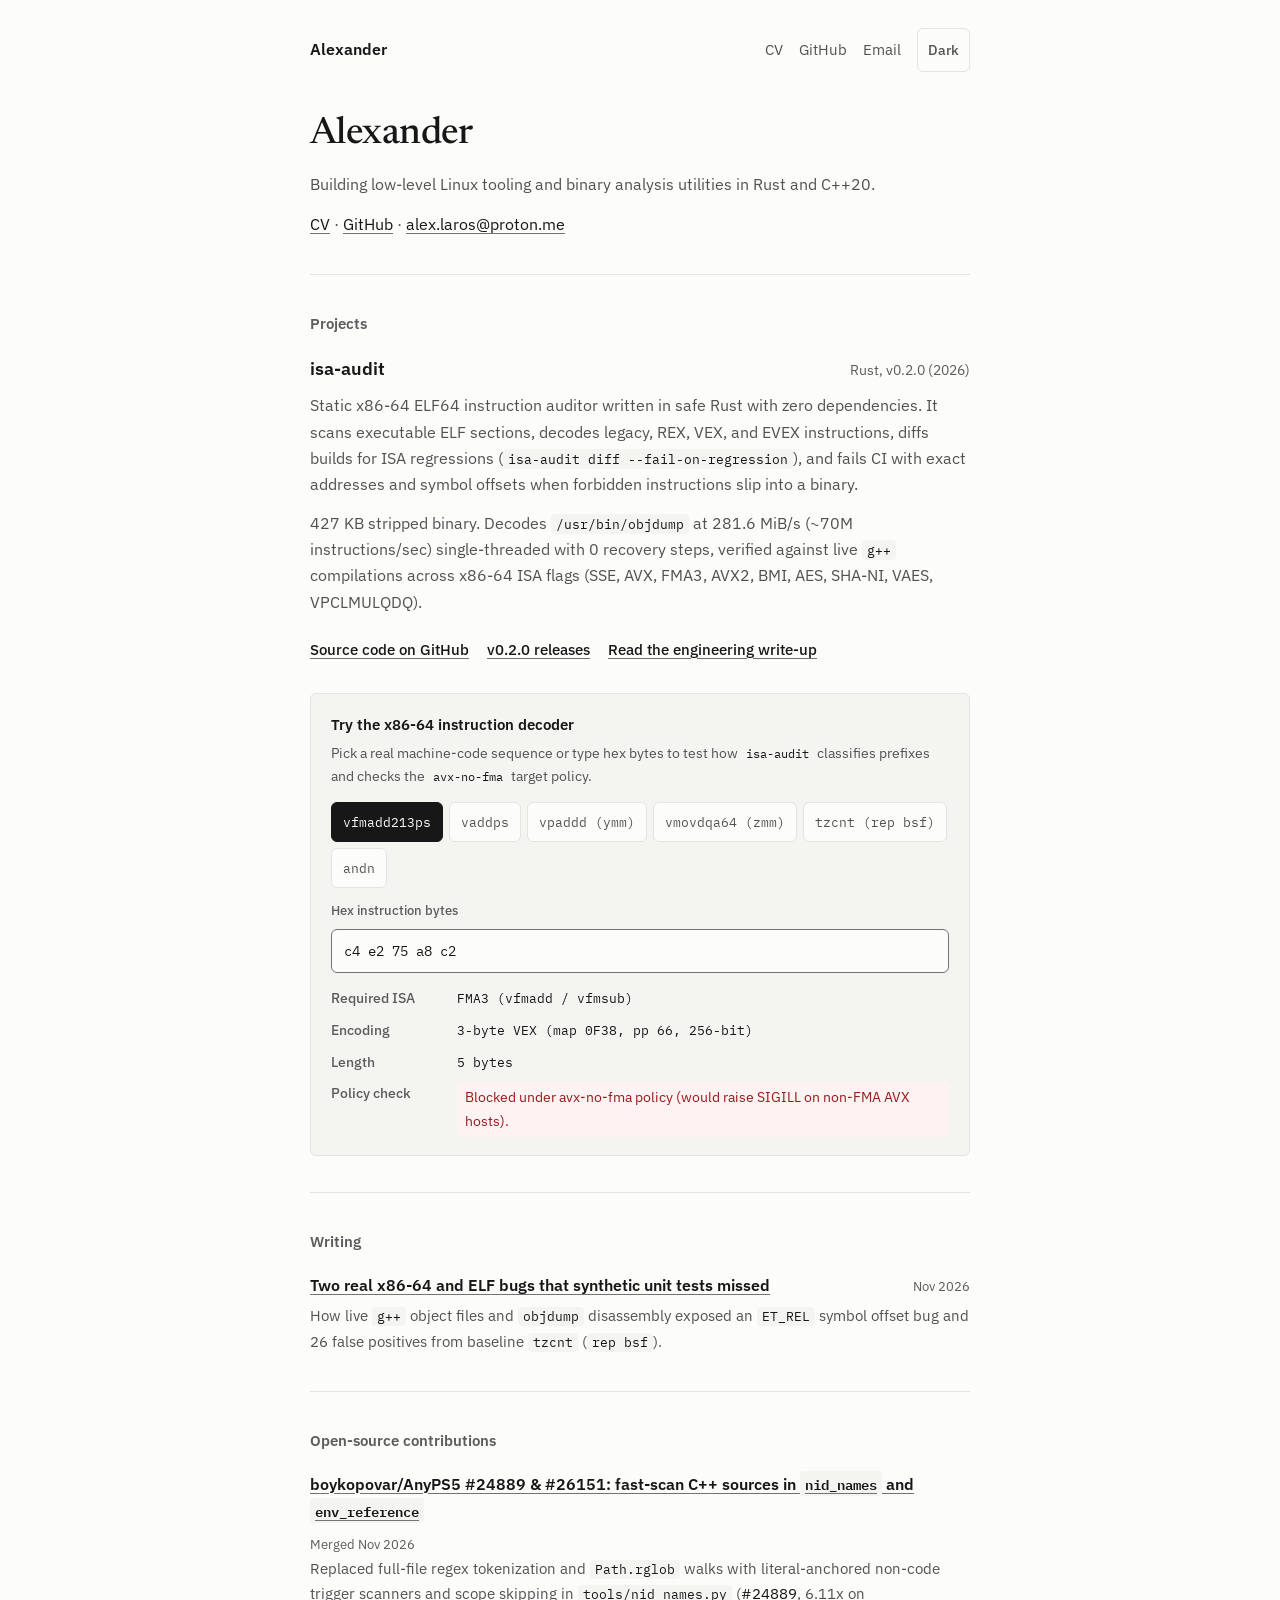
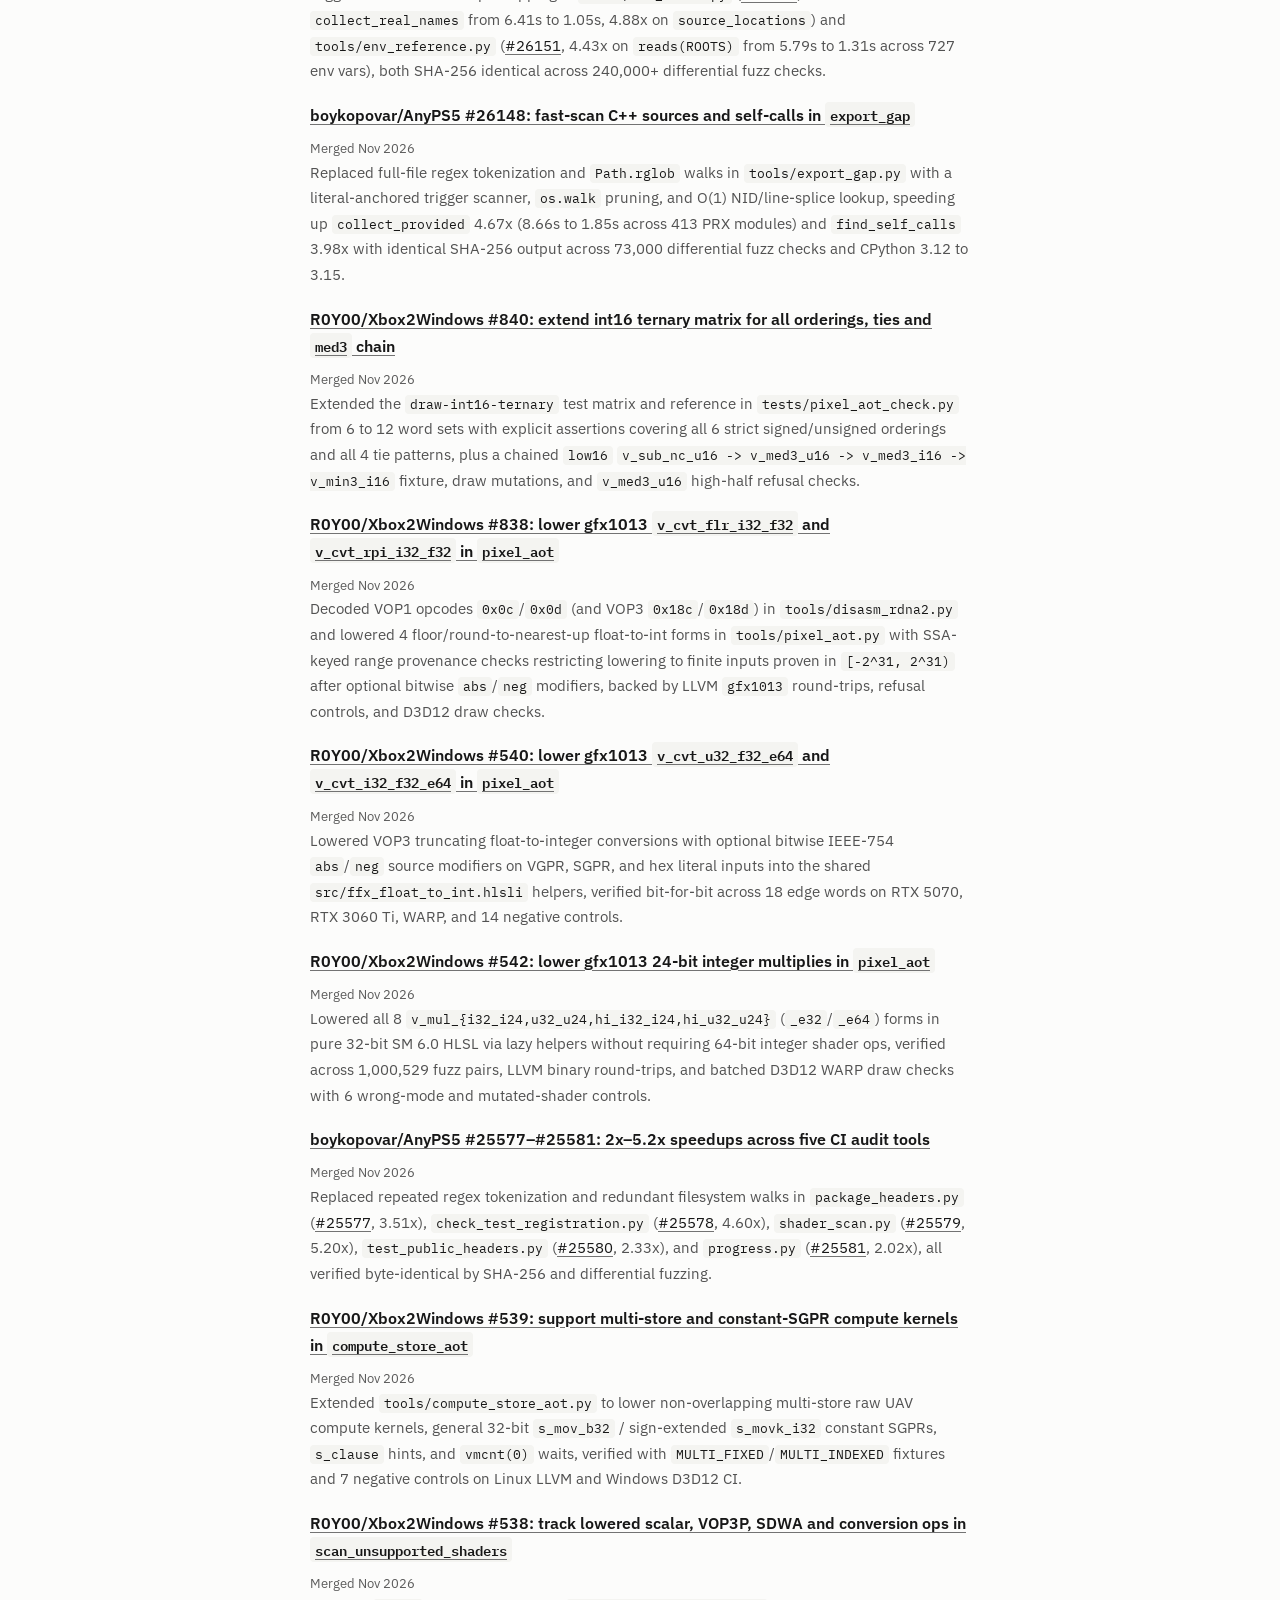
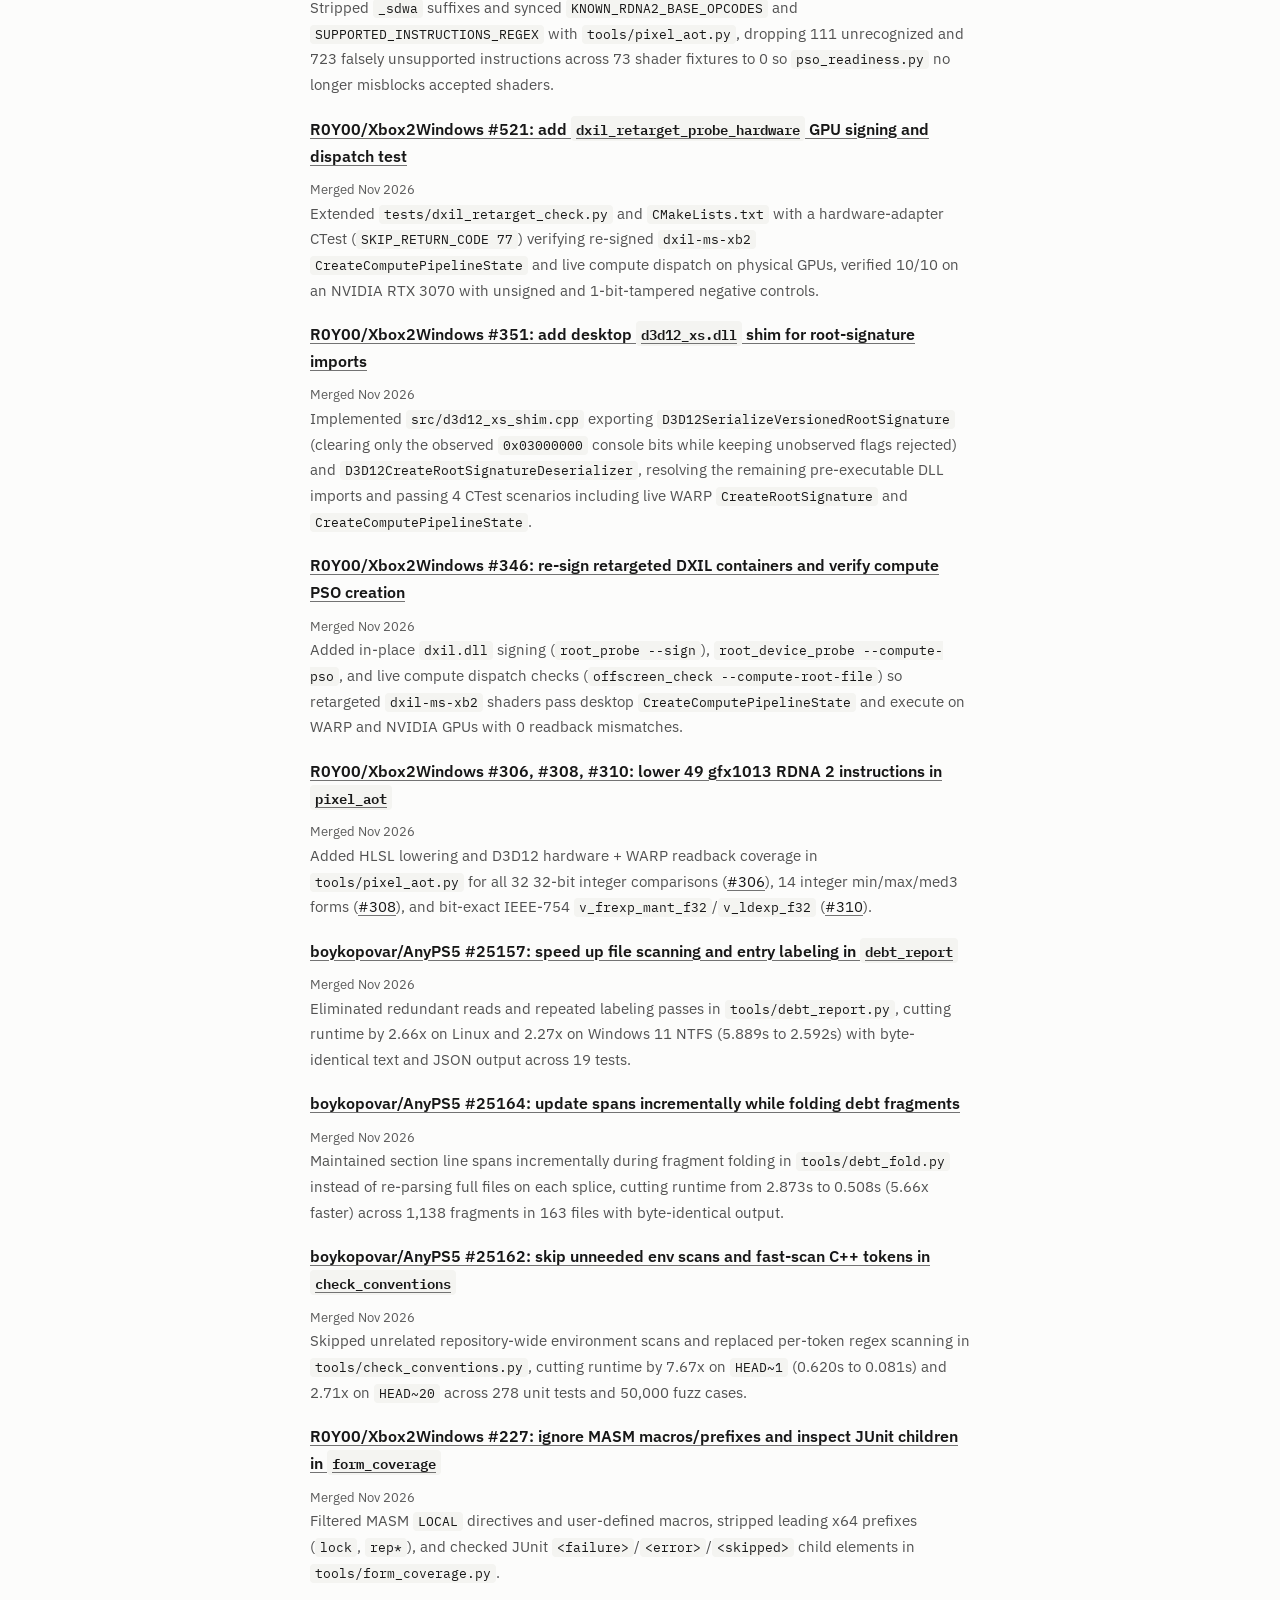
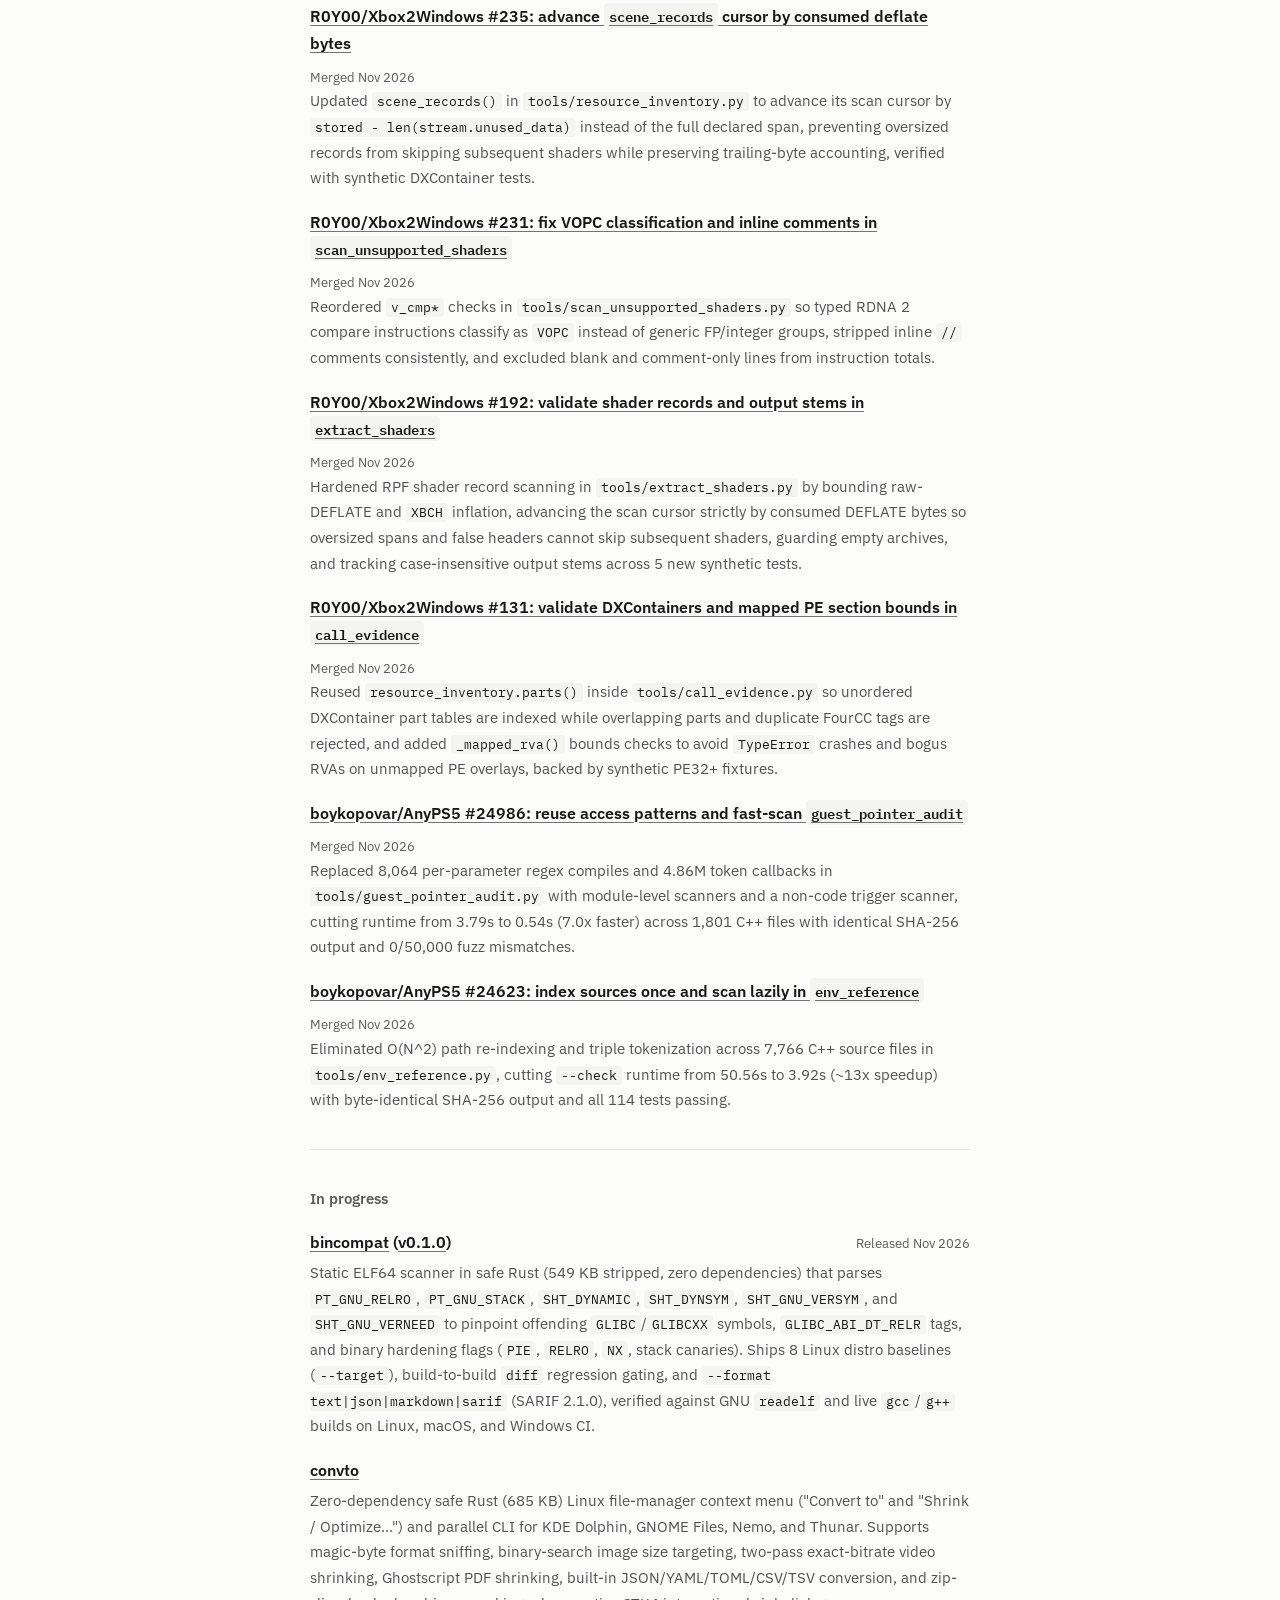
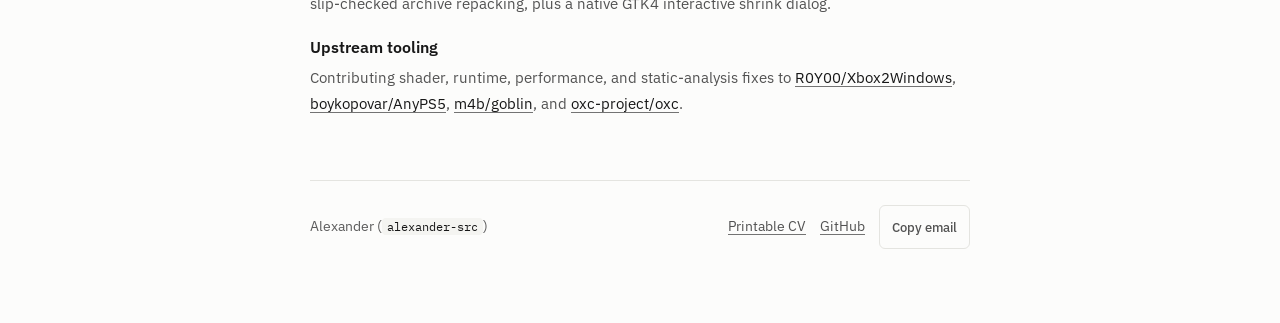
<file: index.html>
<!DOCTYPE html>
<html lang="en" data-theme="light">
<head>
  <meta charset="utf-8">
  <meta name="viewport" content="width=device-width, initial-scale=1">
  <title>Alexander (alexander-src)</title>
  <meta name="description" content="Low-level Linux tooling and binary analysis in Rust and C++20. Projects, technical notes, and CV.">
  <meta property="og:title" content="Alexander (alexander-src)">
  <meta property="og:description" content="Low-level Linux tooling and binary analysis in Rust and C++20.">
  <meta property="og:type" content="website">
  <meta property="og:url" content="https://alexander-src.github.io/">
  <link rel="icon" type="image/svg+xml" href="assets/favicon.svg">
  <link rel="preconnect" href="https://fonts.googleapis.com">
  <link rel="preconnect" href="https://fonts.gstatic.com" crossorigin>
  <link rel="stylesheet" href="https://fonts.googleapis.com/css2?family=IBM+Plex+Mono:wght@400;500&family=IBM+Plex+Sans:wght@400;500;600&family=Newsreader:wght@500;600&display=swap">
  <link rel="stylesheet" href="assets/styles.css?v=3">
  <script src="assets/profile.js?v=3" defer></script>
  <script src="assets/main.js?v=3" defer></script>
  <script src="assets/decoder-demo.js?v=3" defer></script>
</head>
<body>
  <a class="skip-link" href="#main">Skip to content</a>

  <div class="page">
    <header class="site-header">
      <div class="header-row">
        <a class="site-name" href="index.html" data-profile-name>Alexander</a>
        <nav class="site-nav" aria-label="Primary">
          <a href="cv.html">CV</a>
          <a href="https://github.com/alexander-src" target="_blank" rel="noopener noreferrer">GitHub</a>
          <a href="mailto:alex.laros@proton.me">Email</a>
          <button id="theme-toggle" class="theme-btn" type="button" aria-pressed="false">Dark</button>
        </nav>
      </div>
    </header>

    <main id="main">
      <section class="intro">
        <h1 data-profile-name>Alexander</h1>
        <p>
          Building low-level Linux tooling and binary analysis utilities in Rust and C++20.
        </p>
        <p>
          <a href="cv.html">CV</a> &middot; <a href="https://github.com/alexander-src" target="_blank" rel="noopener noreferrer">GitHub</a> &middot; <a href="mailto:alex.laros@proton.me">alex.laros@proton.me</a>
        </p>
      </section>

      <section class="section" id="projects">
        <h2>Projects</h2>

        <div class="project-head">
          <h3>isa-audit</h3>
          <span class="project-meta">Rust, v0.2.0 (2026)</span>
        </div>

        <p class="body-p">
          Static x86-64 ELF64 instruction auditor written in safe Rust with zero dependencies. It scans executable ELF sections, decodes legacy, REX, VEX, and EVEX instructions, diffs builds for ISA regressions (<code>isa-audit diff --fail-on-regression</code>), and fails CI with exact addresses and symbol offsets when forbidden instructions slip into a binary.
        </p>
        <p class="body-p">
          427 KB stripped binary. Decodes <code>/usr/bin/objdump</code> at 281.6 MiB/s (~70M instructions/sec) single-threaded with 0 recovery steps, verified against live <code>g++</code> compilations across x86-64 ISA flags (SSE, AVX, FMA3, AVX2, BMI, AES, SHA-NI, VAES, VPCLMULQDQ).
        </p>

        <div class="project-links">
          <a href="https://github.com/alexander-src/isa-audit" target="_blank" rel="noopener noreferrer">Source code on GitHub</a>
          <a href="https://github.com/alexander-src/isa-audit/releases/tag/v0.2.0" target="_blank" rel="noopener noreferrer">v0.2.0 releases</a>
          <a href="case-studies/isa-audit.html">Read the engineering write-up</a>
        </div>

        <div class="decoder-box" role="region" aria-label="Interactive x86-64 instruction decoder">
          <p class="decoder-title">Try the x86-64 instruction decoder</p>
          <p class="decoder-sub">
            Pick a real machine-code sequence or type hex bytes to test how <code>isa-audit</code> classifies prefixes and checks the <code>avx-no-fma</code> target policy.
          </p>

          <div id="decoder-presets" class="preset-row" aria-label="Sample x86-64 instructions"></div>

          <label class="input-label" for="hex-input">Hex instruction bytes</label>
          <input id="hex-input" class="hex-field" type="text" spellcheck="false" autocomplete="off" aria-describedby="decoder-status">

          <div id="decoder-status" class="decoder-status" role="status" aria-live="polite" hidden></div>

          <dl id="decoder-result" class="decoder-result">
            <dt>Required ISA</dt>
            <dd id="dec-feature"></dd>
            <dt>Encoding</dt>
            <dd id="dec-encoding"></dd>
            <dt>Length</dt>
            <dd id="dec-length"></dd>
            <dt>Policy check</dt>
            <dd id="dec-policy"></dd>
          </dl>
        </div>
      </section>

      <section class="section" id="writing">
        <h2>Writing</h2>
        <ul class="item-list">
          <li>
            <div class="note-row">
              <h3><a href="case-studies/isa-audit.html">Two real x86-64 and ELF bugs that synthetic unit tests missed</a></h3>
              <span class="note-date">Nov 2026</span>
            </div>
            <p>
              How live <code>g++</code> object files and <code>objdump</code> disassembly exposed an <code>ET_REL</code> symbol offset bug and 26 false positives from baseline <code>tzcnt</code> (<code>rep bsf</code>).
            </p>
          </li>
        </ul>
      </section>

      <section class="section" id="oss">
        <h2>Open-source contributions</h2>
        <ul class="item-list">
          <li>
            <div class="note-row">
              <h3><a href="https://github.com/boykopovar/AnyPS5/pull/24889" target="_blank" rel="noopener noreferrer">boykopovar/AnyPS5 #24889 &amp; #26151: fast-scan C++ sources in <code>nid_names</code> and <code>env_reference</code></a></h3>
              <span class="note-date">Merged Nov 2026</span>
            </div>
            <p>
              Replaced full-file regex tokenization and <code>Path.rglob</code> walks with literal-anchored non-code trigger scanners and scope skipping in <code>tools/nid_names.py</code> (<a href="https://github.com/boykopovar/AnyPS5/pull/24889" target="_blank" rel="noopener noreferrer">#24889</a>, 6.11x on <code>collect_real_names</code> from 6.41s to 1.05s, 4.88x on <code>source_locations</code>) and <code>tools/env_reference.py</code> (<a href="https://github.com/boykopovar/AnyPS5/pull/26151" target="_blank" rel="noopener noreferrer">#26151</a>, 4.43x on <code>reads(ROOTS)</code> from 5.79s to 1.31s across 727 env vars), both SHA-256 identical across 240,000+ differential fuzz checks.
            </p>
          </li>
          <li>
            <div class="note-row">
              <h3><a href="https://github.com/boykopovar/AnyPS5/pull/26148" target="_blank" rel="noopener noreferrer">boykopovar/AnyPS5 #26148: fast-scan C++ sources and self-calls in <code>export_gap</code></a></h3>
              <span class="note-date">Merged Nov 2026</span>
            </div>
            <p>
              Replaced full-file regex tokenization and <code>Path.rglob</code> walks in <code>tools/export_gap.py</code> with a literal-anchored trigger scanner, <code>os.walk</code> pruning, and O(1) NID/line-splice lookup, speeding up <code>collect_provided</code> 4.67x (8.66s to 1.85s across 413 PRX modules) and <code>find_self_calls</code> 3.98x with identical SHA-256 output across 73,000 differential fuzz checks and CPython 3.12 to 3.15.
            </p>
          </li>
          <li>
            <div class="note-row">
              <h3><a href="https://github.com/R0Y00/Xbox2Windows/pull/840" target="_blank" rel="noopener noreferrer">R0Y00/Xbox2Windows #840: extend int16 ternary matrix for all orderings, ties and <code>med3</code> chain</a></h3>
              <span class="note-date">Merged Nov 2026</span>
            </div>
            <p>
              Extended the <code>draw-int16-ternary</code> test matrix and reference in <code>tests/pixel_aot_check.py</code> from 6 to 12 word sets with explicit assertions covering all 6 strict signed/unsigned orderings and all 4 tie patterns, plus a chained <code>low16</code> <code>v_sub_nc_u16 -> v_med3_u16 -> v_med3_i16 -> v_min3_i16</code> fixture, draw mutations, and <code>v_med3_u16</code> high-half refusal checks.
            </p>
          </li>
          <li>
            <div class="note-row">
              <h3><a href="https://github.com/R0Y00/Xbox2Windows/pull/838" target="_blank" rel="noopener noreferrer">R0Y00/Xbox2Windows #838: lower gfx1013 <code>v_cvt_flr_i32_f32</code> and <code>v_cvt_rpi_i32_f32</code> in <code>pixel_aot</code></a></h3>
              <span class="note-date">Merged Nov 2026</span>
            </div>
            <p>
              Decoded VOP1 opcodes <code>0x0c</code>/<code>0x0d</code> (and VOP3 <code>0x18c</code>/<code>0x18d</code>) in <code>tools/disasm_rdna2.py</code> and lowered 4 floor/round-to-nearest-up float-to-int forms in <code>tools/pixel_aot.py</code> with SSA-keyed range provenance checks restricting lowering to finite inputs proven in <code>[-2^31, 2^31)</code> after optional bitwise <code>abs</code>/<code>neg</code> modifiers, backed by LLVM <code>gfx1013</code> round-trips, refusal controls, and D3D12 draw checks.
            </p>
          </li>
          <li>
            <div class="note-row">
              <h3><a href="https://github.com/R0Y00/Xbox2Windows/pull/540" target="_blank" rel="noopener noreferrer">R0Y00/Xbox2Windows #540: lower gfx1013 <code>v_cvt_u32_f32_e64</code> and <code>v_cvt_i32_f32_e64</code> in <code>pixel_aot</code></a></h3>
              <span class="note-date">Merged Nov 2026</span>
            </div>
            <p>
              Lowered VOP3 truncating float-to-integer conversions with optional bitwise IEEE-754 <code>abs</code>/<code>neg</code> source modifiers on VGPR, SGPR, and hex literal inputs into the shared <code>src/ffx_float_to_int.hlsli</code> helpers, verified bit-for-bit across 18 edge words on RTX 5070, RTX 3060 Ti, WARP, and 14 negative controls.
            </p>
          </li>
          <li>
            <div class="note-row">
              <h3><a href="https://github.com/R0Y00/Xbox2Windows/pull/542" target="_blank" rel="noopener noreferrer">R0Y00/Xbox2Windows #542: lower gfx1013 24-bit integer multiplies in <code>pixel_aot</code></a></h3>
              <span class="note-date">Merged Nov 2026</span>
            </div>
            <p>
              Lowered all 8 <code>v_mul_{i32_i24,u32_u24,hi_i32_i24,hi_u32_u24}</code> (<code>_e32</code>/<code>_e64</code>) forms in pure 32-bit SM 6.0 HLSL via lazy helpers without requiring 64-bit integer shader ops, verified across 1,000,529 fuzz pairs, LLVM binary round-trips, and batched D3D12 WARP draw checks with 6 wrong-mode and mutated-shader controls.
            </p>
          </li>
          <li>
            <div class="note-row">
              <h3><a href="https://github.com/boykopovar/AnyPS5/pull/25581" target="_blank" rel="noopener noreferrer">boykopovar/AnyPS5 #25577–#25581: 2x–5.2x speedups across five CI audit tools</a></h3>
              <span class="note-date">Merged Nov 2026</span>
            </div>
            <p>
              Replaced repeated regex tokenization and redundant filesystem walks in <code>package_headers.py</code> (<a href="https://github.com/boykopovar/AnyPS5/pull/25577" target="_blank" rel="noopener noreferrer">#25577</a>, 3.51x), <code>check_test_registration.py</code> (<a href="https://github.com/boykopovar/AnyPS5/pull/25578" target="_blank" rel="noopener noreferrer">#25578</a>, 4.60x), <code>shader_scan.py</code> (<a href="https://github.com/boykopovar/AnyPS5/pull/25579" target="_blank" rel="noopener noreferrer">#25579</a>, 5.20x), <code>test_public_headers.py</code> (<a href="https://github.com/boykopovar/AnyPS5/pull/25580" target="_blank" rel="noopener noreferrer">#25580</a>, 2.33x), and <code>progress.py</code> (<a href="https://github.com/boykopovar/AnyPS5/pull/25581" target="_blank" rel="noopener noreferrer">#25581</a>, 2.02x), all verified byte-identical by SHA-256 and differential fuzzing.
            </p>
          </li>
          <li>
            <div class="note-row">
              <h3><a href="https://github.com/R0Y00/Xbox2Windows/pull/539" target="_blank" rel="noopener noreferrer">R0Y00/Xbox2Windows #539: support multi-store and constant-SGPR compute kernels in <code>compute_store_aot</code></a></h3>
              <span class="note-date">Merged Nov 2026</span>
            </div>
            <p>
              Extended <code>tools/compute_store_aot.py</code> to lower non-overlapping multi-store raw UAV compute kernels, general 32-bit <code>s_mov_b32</code> / sign-extended <code>s_movk_i32</code> constant SGPRs, <code>s_clause</code> hints, and <code>vmcnt(0)</code> waits, verified with <code>MULTI_FIXED</code>/<code>MULTI_INDEXED</code> fixtures and 7 negative controls on Linux LLVM and Windows D3D12 CI.
            </p>
          </li>
          <li>
            <div class="note-row">
              <h3><a href="https://github.com/R0Y00/Xbox2Windows/pull/538" target="_blank" rel="noopener noreferrer">R0Y00/Xbox2Windows #538: track lowered scalar, VOP3P, SDWA and conversion ops in <code>scan_unsupported_shaders</code></a></h3>
              <span class="note-date">Merged Nov 2026</span>
            </div>
            <p>
              Stripped <code>_sdwa</code> suffixes and synced <code>KNOWN_RDNA2_BASE_OPCODES</code> and <code>SUPPORTED_INSTRUCTIONS_REGEX</code> with <code>tools/pixel_aot.py</code>, dropping 111 unrecognized and 723 falsely unsupported instructions across 73 shader fixtures to 0 so <code>pso_readiness.py</code> no longer misblocks accepted shaders.
            </p>
          </li>
          <li>
            <div class="note-row">
              <h3><a href="https://github.com/R0Y00/Xbox2Windows/pull/521" target="_blank" rel="noopener noreferrer">R0Y00/Xbox2Windows #521: add <code>dxil_retarget_probe_hardware</code> GPU signing and dispatch test</a></h3>
              <span class="note-date">Merged Nov 2026</span>
            </div>
            <p>
              Extended <code>tests/dxil_retarget_check.py</code> and <code>CMakeLists.txt</code> with a hardware-adapter CTest (<code>SKIP_RETURN_CODE 77</code>) verifying re-signed <code>dxil-ms-xb2</code> <code>CreateComputePipelineState</code> and live compute dispatch on physical GPUs, verified 10/10 on an NVIDIA RTX 3070 with unsigned and 1-bit-tampered negative controls.
            </p>
          </li>
          <li>
            <div class="note-row">
              <h3><a href="https://github.com/R0Y00/Xbox2Windows/pull/351" target="_blank" rel="noopener noreferrer">R0Y00/Xbox2Windows #351: add desktop <code>d3d12_xs.dll</code> shim for root-signature imports</a></h3>
              <span class="note-date">Merged Nov 2026</span>
            </div>
            <p>
              Implemented <code>src/d3d12_xs_shim.cpp</code> exporting <code>D3D12SerializeVersionedRootSignature</code> (clearing only the observed <code>0x03000000</code> console bits while keeping unobserved flags rejected) and <code>D3D12CreateRootSignatureDeserializer</code>, resolving the remaining pre-executable DLL imports and passing 4 CTest scenarios including live WARP <code>CreateRootSignature</code> and <code>CreateComputePipelineState</code>.
            </p>
          </li>
          <li>
            <div class="note-row">
              <h3><a href="https://github.com/R0Y00/Xbox2Windows/pull/346" target="_blank" rel="noopener noreferrer">R0Y00/Xbox2Windows #346: re-sign retargeted DXIL containers and verify compute PSO creation</a></h3>
              <span class="note-date">Merged Nov 2026</span>
            </div>
            <p>
              Added in-place <code>dxil.dll</code> signing (<code>root_probe --sign</code>), <code>root_device_probe --compute-pso</code>, and live compute dispatch checks (<code>offscreen_check --compute-root-file</code>) so retargeted <code>dxil-ms-xb2</code> shaders pass desktop <code>CreateComputePipelineState</code> and execute on WARP and NVIDIA GPUs with 0 readback mismatches.
            </p>
          </li>
          <li>
            <div class="note-row">
              <h3><a href="https://github.com/R0Y00/Xbox2Windows/pull/306" target="_blank" rel="noopener noreferrer">R0Y00/Xbox2Windows #306, #308, #310: lower 49 gfx1013 RDNA 2 instructions in <code>pixel_aot</code></a></h3>
              <span class="note-date">Merged Nov 2026</span>
            </div>
            <p>
              Added HLSL lowering and D3D12 hardware + WARP readback coverage in <code>tools/pixel_aot.py</code> for all 32 32-bit integer comparisons (<a href="https://github.com/R0Y00/Xbox2Windows/pull/306" target="_blank" rel="noopener noreferrer">#306</a>), 14 integer min/max/med3 forms (<a href="https://github.com/R0Y00/Xbox2Windows/pull/308" target="_blank" rel="noopener noreferrer">#308</a>), and bit-exact IEEE-754 <code>v_frexp_mant_f32</code>/<code>v_ldexp_f32</code> (<a href="https://github.com/R0Y00/Xbox2Windows/pull/310" target="_blank" rel="noopener noreferrer">#310</a>).
            </p>
          </li>
          <li>
            <div class="note-row">
              <h3><a href="https://github.com/boykopovar/AnyPS5/pull/25157" target="_blank" rel="noopener noreferrer">boykopovar/AnyPS5 #25157: speed up file scanning and entry labeling in <code>debt_report</code></a></h3>
              <span class="note-date">Merged Nov 2026</span>
            </div>
            <p>
              Eliminated redundant reads and repeated labeling passes in <code>tools/debt_report.py</code>, cutting runtime by 2.66x on Linux and 2.27x on Windows 11 NTFS (5.889s to 2.592s) with byte-identical text and JSON output across 19 tests.
            </p>
          </li>
          <li>
            <div class="note-row">
              <h3><a href="https://github.com/boykopovar/AnyPS5/pull/25164" target="_blank" rel="noopener noreferrer">boykopovar/AnyPS5 #25164: update spans incrementally while folding debt fragments</a></h3>
              <span class="note-date">Merged Nov 2026</span>
            </div>
            <p>
              Maintained section line spans incrementally during fragment folding in <code>tools/debt_fold.py</code> instead of re-parsing full files on each splice, cutting runtime from 2.873s to 0.508s (5.66x faster) across 1,138 fragments in 163 files with byte-identical output.
            </p>
          </li>
          <li>
            <div class="note-row">
              <h3><a href="https://github.com/boykopovar/AnyPS5/pull/25162" target="_blank" rel="noopener noreferrer">boykopovar/AnyPS5 #25162: skip unneeded env scans and fast-scan C++ tokens in <code>check_conventions</code></a></h3>
              <span class="note-date">Merged Nov 2026</span>
            </div>
            <p>
              Skipped unrelated repository-wide environment scans and replaced per-token regex scanning in <code>tools/check_conventions.py</code>, cutting runtime by 7.67x on <code>HEAD~1</code> (0.620s to 0.081s) and 2.71x on <code>HEAD~20</code> across 278 unit tests and 50,000 fuzz cases.
            </p>
          </li>
          <li>
            <div class="note-row">
              <h3><a href="https://github.com/R0Y00/Xbox2Windows/pull/227" target="_blank" rel="noopener noreferrer">R0Y00/Xbox2Windows #227: ignore MASM macros/prefixes and inspect JUnit children in <code>form_coverage</code></a></h3>
              <span class="note-date">Merged Nov 2026</span>
            </div>
            <p>
              Filtered MASM <code>LOCAL</code> directives and user-defined macros, stripped leading x64 prefixes (<code>lock</code>, <code>rep*</code>), and checked JUnit <code>&lt;failure&gt;</code>/<code>&lt;error&gt;</code>/<code>&lt;skipped&gt;</code> child elements in <code>tools/form_coverage.py</code>.
            </p>
          </li>
          <li>
            <div class="note-row">
              <h3><a href="https://github.com/R0Y00/Xbox2Windows/pull/235" target="_blank" rel="noopener noreferrer">R0Y00/Xbox2Windows #235: advance <code>scene_records</code> cursor by consumed deflate bytes</a></h3>
              <span class="note-date">Merged Nov 2026</span>
            </div>
            <p>
              Updated <code>scene_records()</code> in <code>tools/resource_inventory.py</code> to advance its scan cursor by <code>stored - len(stream.unused_data)</code> instead of the full declared span, preventing oversized records from skipping subsequent shaders while preserving trailing-byte accounting, verified with synthetic DXContainer tests.
            </p>
          </li>
          <li>
            <div class="note-row">
              <h3><a href="https://github.com/R0Y00/Xbox2Windows/pull/231" target="_blank" rel="noopener noreferrer">R0Y00/Xbox2Windows #231: fix VOPC classification and inline comments in <code>scan_unsupported_shaders</code></a></h3>
              <span class="note-date">Merged Nov 2026</span>
            </div>
            <p>
              Reordered <code>v_cmp*</code> checks in <code>tools/scan_unsupported_shaders.py</code> so typed RDNA 2 compare instructions classify as <code>VOPC</code> instead of generic FP/integer groups, stripped inline <code>//</code> comments consistently, and excluded blank and comment-only lines from instruction totals.
            </p>
          </li>
          <li>
            <div class="note-row">
              <h3><a href="https://github.com/R0Y00/Xbox2Windows/pull/192" target="_blank" rel="noopener noreferrer">R0Y00/Xbox2Windows #192: validate shader records and output stems in <code>extract_shaders</code></a></h3>
              <span class="note-date">Merged Nov 2026</span>
            </div>
            <p>
              Hardened RPF shader record scanning in <code>tools/extract_shaders.py</code> by bounding raw-DEFLATE and <code>XBCH</code> inflation, advancing the scan cursor strictly by consumed DEFLATE bytes so oversized spans and false headers cannot skip subsequent shaders, guarding empty archives, and tracking case-insensitive output stems across 5 new synthetic tests.
            </p>
          </li>
          <li>
            <div class="note-row">
              <h3><a href="https://github.com/R0Y00/Xbox2Windows/pull/131" target="_blank" rel="noopener noreferrer">R0Y00/Xbox2Windows #131: validate DXContainers and mapped PE section bounds in <code>call_evidence</code></a></h3>
              <span class="note-date">Merged Nov 2026</span>
            </div>
            <p>
              Reused <code>resource_inventory.parts()</code> inside <code>tools/call_evidence.py</code> so unordered DXContainer part tables are indexed while overlapping parts and duplicate FourCC tags are rejected, and added <code>_mapped_rva()</code> bounds checks to avoid <code>TypeError</code> crashes and bogus RVAs on unmapped PE overlays, backed by synthetic PE32+ fixtures.
            </p>
          </li>
          <li>
            <div class="note-row">
              <h3><a href="https://github.com/boykopovar/AnyPS5/pull/24986" target="_blank" rel="noopener noreferrer">boykopovar/AnyPS5 #24986: reuse access patterns and fast-scan <code>guest_pointer_audit</code></a></h3>
              <span class="note-date">Merged Nov 2026</span>
            </div>
            <p>
              Replaced 8,064 per-parameter regex compiles and 4.86M token callbacks in <code>tools/guest_pointer_audit.py</code> with module-level scanners and a non-code trigger scanner, cutting runtime from 3.79s to 0.54s (7.0x faster) across 1,801 C++ files with identical SHA-256 output and 0/50,000 fuzz mismatches.
            </p>
          </li>
          <li>
            <div class="note-row">
              <h3><a href="https://github.com/boykopovar/AnyPS5/pull/24623" target="_blank" rel="noopener noreferrer">boykopovar/AnyPS5 #24623: index sources once and scan lazily in <code>env_reference</code></a></h3>
              <span class="note-date">Merged Nov 2026</span>
            </div>
            <p>
              Eliminated O(N^2) path re-indexing and triple tokenization across 7,766 C++ source files in <code>tools/env_reference.py</code>, cutting <code>--check</code> runtime from 50.56s to 3.92s (~13x speedup) with byte-identical SHA-256 output and all 114 tests passing.
            </p>
          </li>
        </ul>
      </section>

      <section class="section" id="current">
        <h2>In progress</h2>
        <ul class="item-list">
          <li>
            <div class="note-row">
              <h3><a href="https://github.com/alexander-src/bincompat" target="_blank" rel="noopener noreferrer">bincompat</a> (<a href="https://github.com/alexander-src/bincompat/releases/tag/v0.1.0" target="_blank" rel="noopener noreferrer">v0.1.0</a>)</h3>
              <span class="note-date">Released Nov 2026</span>
            </div>
            <p>
              Static ELF64 scanner in safe Rust (549 KB stripped, zero dependencies) that parses <code>PT_GNU_RELRO</code>, <code>PT_GNU_STACK</code>, <code>SHT_DYNAMIC</code>, <code>SHT_DYNSYM</code>, <code>SHT_GNU_VERSYM</code>, and <code>SHT_GNU_VERNEED</code> to pinpoint offending <code>GLIBC</code>/<code>GLIBCXX</code> symbols, <code>GLIBC_ABI_DT_RELR</code> tags, and binary hardening flags (<code>PIE</code>, <code>RELRO</code>, <code>NX</code>, stack canaries). Ships 8 Linux distro baselines (<code>--target</code>), build-to-build <code>diff</code> regression gating, and <code>--format text|json|markdown|sarif</code> (SARIF 2.1.0), verified against GNU <code>readelf</code> and live <code>gcc</code>/<code>g++</code> builds on Linux, macOS, and Windows CI.
            </p>
          </li>
          <li>
            <h3><a href="https://github.com/alexander-src/convto" target="_blank" rel="noopener noreferrer">convto</a></h3>
            <p>
              Zero-dependency safe Rust (685 KB) Linux file-manager context menu ("Convert to" and "Shrink / Optimize...") and parallel CLI for KDE Dolphin, GNOME Files, Nemo, and Thunar. Supports magic-byte format sniffing, binary-search image size targeting, two-pass exact-bitrate video shrinking, Ghostscript PDF shrinking, built-in JSON/YAML/TOML/CSV/TSV conversion, and zip-slip-checked archive repacking, plus a native GTK4 interactive shrink dialog.
            </p>
          </li>
          <li>
            <h3>Upstream tooling</h3>
            <p>
              Contributing shader, runtime, performance, and static-analysis fixes to <a href="https://github.com/R0Y00/Xbox2Windows" target="_blank" rel="noopener noreferrer">R0Y00/Xbox2Windows</a>, <a href="https://github.com/boykopovar/AnyPS5" target="_blank" rel="noopener noreferrer">boykopovar/AnyPS5</a>, <a href="https://github.com/m4b/goblin" target="_blank" rel="noopener noreferrer">m4b/goblin</a>, and <a href="https://github.com/oxc-project/oxc" target="_blank" rel="noopener noreferrer">oxc-project/oxc</a>.
            </p>
          </li>
        </ul>
      </section>
    </main>

    <footer class="site-footer">
      <div class="footer-row">
        <div>Alexander (<code>alexander-src</code>)</div>
        <div class="footer-actions">
          <a href="cv.html">Printable CV</a>
          <a href="https://github.com/alexander-src" target="_blank" rel="noopener noreferrer">GitHub</a>
          <button id="copy-email-btn" class="copy-btn" type="button">Copy email</button>
        </div>
      </div>
      <div id="copy-feedback" class="live-feedback" role="status" aria-live="polite"></div>
    </footer>
  </div>
</body>
</html>
</file>
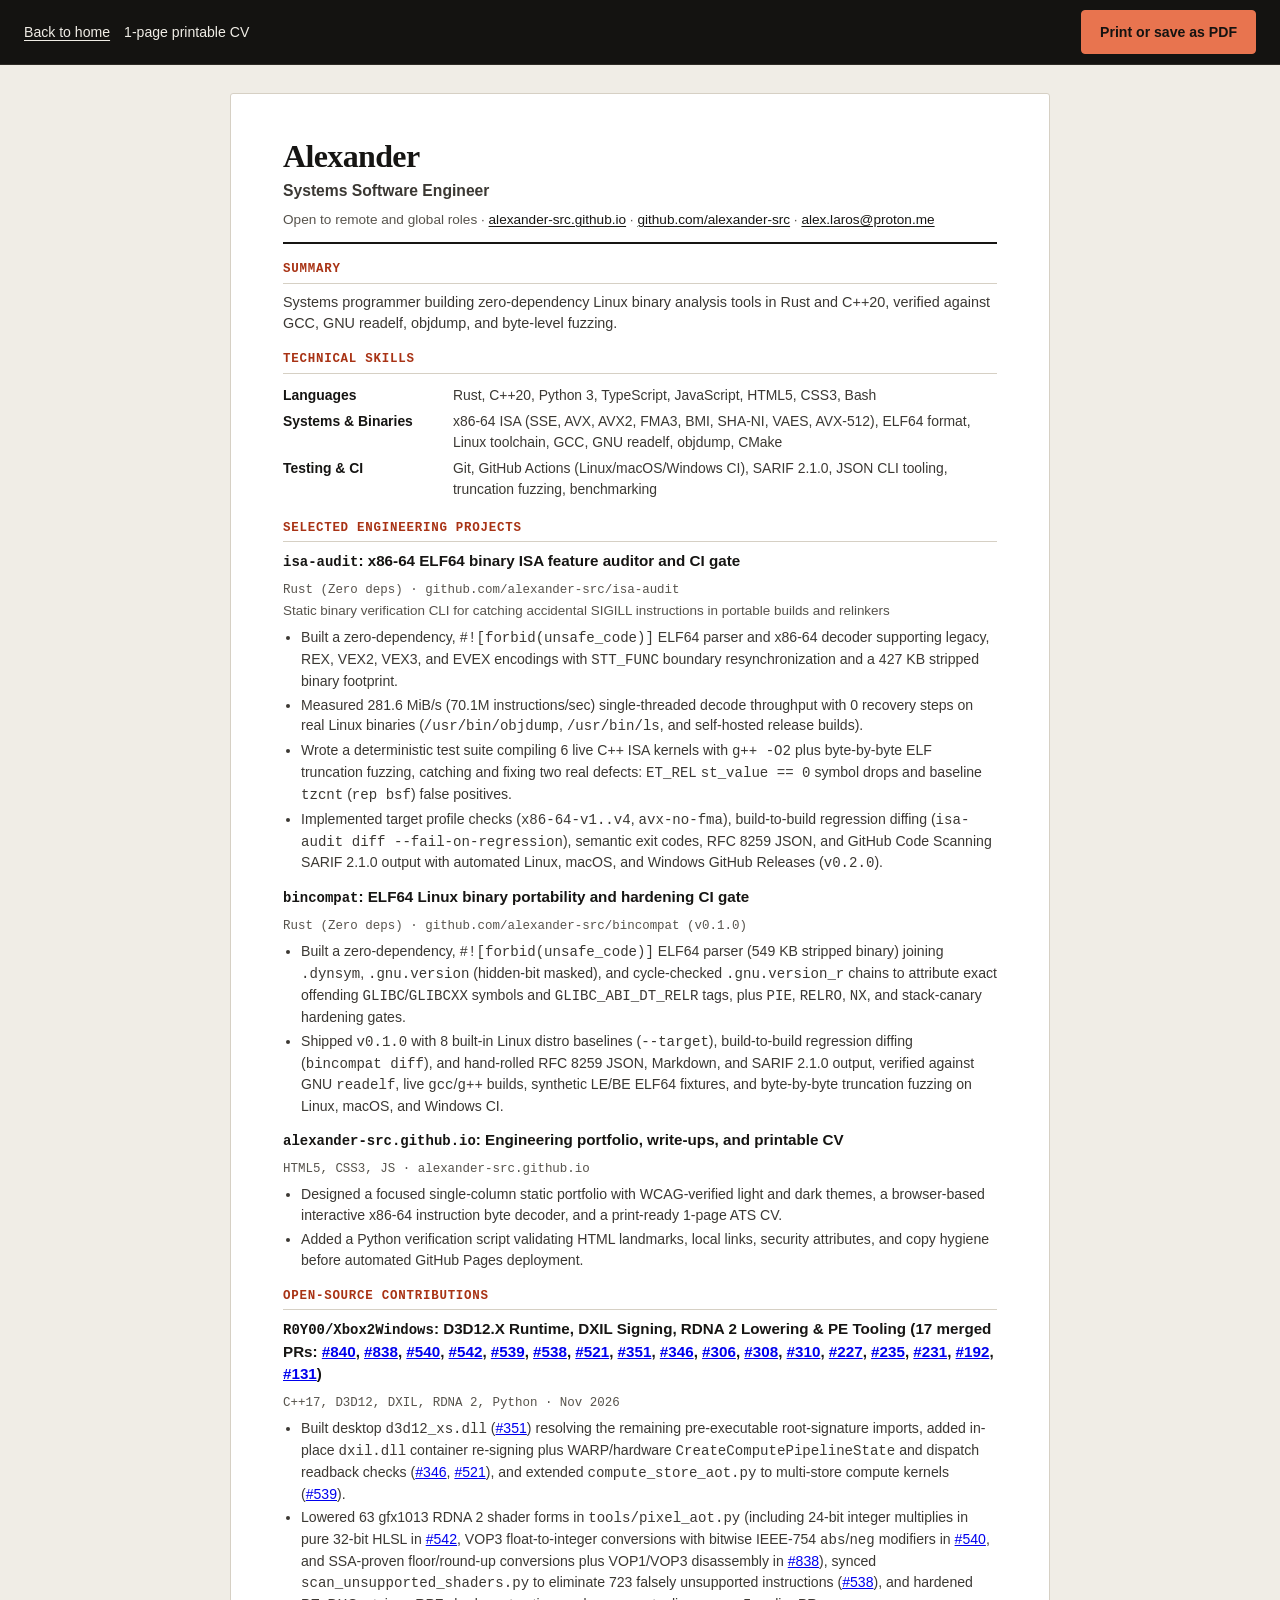
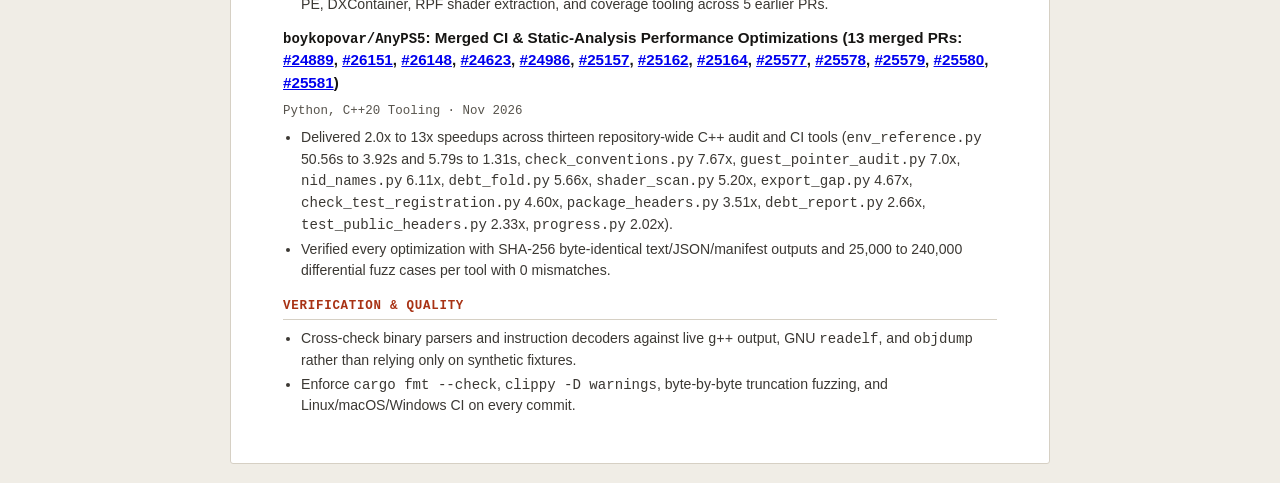
<file: cv.html>
<!DOCTYPE html>
<html lang="en">
<head>
  <meta charset="utf-8">
  <meta name="viewport" content="width=device-width, initial-scale=1">
  <title>CV | Alexander (alexander-src)</title>
  <meta name="description" content="1-page technical CV for Alexander (alexander-src), Systems Software Engineer.">
  <link rel="icon" type="image/svg+xml" href="assets/favicon.svg">
  <script src="assets/profile.js" defer></script>
  <script src="assets/main.js" defer></script>
  <style>
    :root {
      --ink: #161513;
      --ink-2: #3b3833;
      --muted: #57534c;
      --rule: #d6d0c4;
      --paper: #ffffff;
      --canvas: #f0ede6;
      --accent: #a83214;
      --font-display: "Iowan Old Style", "Charter", Georgia, serif;
      --font-sans: -apple-system, BlinkMacSystemFont, "Segoe UI", Roboto, Arial, sans-serif;
      --font-mono: ui-monospace, SFMono-Regular, Menlo, Consolas, monospace;
    }

    *, *::before, *::after { box-sizing: border-box; }

    body {
      margin: 0;
      background: var(--canvas);
      color: var(--ink);
      font-family: var(--font-sans);
      font-size: 14px;
      line-height: 1.48;
      -webkit-font-smoothing: antialiased;
    }

    a[href], button { cursor: pointer; }

    a:focus-visible, button:focus-visible {
      outline: 2px solid var(--accent);
      outline-offset: 2px;
    }

    .toolbar {
      background: #141311;
      color: #f0ede6;
      padding: 10px 24px;
      display: flex;
      flex-wrap: wrap;
      justify-content: space-between;
      align-items: center;
      gap: 12px;
      border-bottom: 1px solid #2e2b26;
    }

    .toolbar-left {
      display: flex;
      align-items: center;
      gap: 14px;
      font-size: 0.88rem;
    }

    .toolbar a {
      display: inline-flex;
      align-items: center;
      min-height: 44px;
      color: #f0ede6;
      text-decoration: underline;
      text-underline-offset: 3px;
    }

    .toolbar a:hover { color: #e8744f; }

    .print-btn {
      min-height: 44px;
      padding: 8px 18px;
      border-radius: 4px;
      border: 1px solid #e8744f;
      background: #e8744f;
      color: #141311;
      font-weight: 700;
      font-size: 0.88rem;
    }

    .print-btn:hover { background: #f0ede6; border-color: #f0ede6; }

    .sheet {
      width: 100%;
      max-width: 820px;
      margin: 28px auto 48px;
      background: var(--paper);
      padding: 44px 52px;
      border: 1px solid var(--rule);
      border-radius: 3px;
    }

    header.cv-header {
      border-bottom: 2px solid var(--ink);
      padding-bottom: 12px;
      margin-bottom: 16px;
    }

    .cv-name {
      margin: 0;
      font-family: var(--font-display);
      font-size: 2rem;
      letter-spacing: -0.02em;
      line-height: 1.15;
    }

    .cv-role {
      margin: 4px 0 8px;
      font-size: 0.98rem;
      font-weight: 600;
      color: var(--ink-2);
    }

    .cv-links {
      font-size: 0.85rem;
      color: var(--muted);
    }

    .cv-links a {
      color: var(--ink);
      text-decoration: underline;
      text-underline-offset: 2px;
    }

    section.cv-section { margin-bottom: 16px; }
    section.cv-section:last-child { margin-bottom: 0; }

    .cv-section h2 {
      margin: 0 0 8px;
      font-size: 0.78rem;
      font-family: var(--font-mono);
      letter-spacing: 0.06em;
      text-transform: uppercase;
      color: var(--accent);
      border-bottom: 1px solid var(--rule);
      padding-bottom: 4px;
    }

    .cv-summary {
      margin: 0;
      color: var(--ink-2);
      font-size: 0.9rem;
    }

    .entry { margin-bottom: 12px; }
    .entry:last-child { margin-bottom: 0; }

    .entry-head {
      display: flex;
      justify-content: space-between;
      align-items: baseline;
      flex-wrap: wrap;
      gap: 8px;
    }

    .entry-title {
      font-weight: 700;
      font-size: 0.95rem;
      color: var(--ink);
    }

    .entry-title code {
      font-family: var(--font-mono);
      font-size: 0.92em;
    }

    .entry-meta {
      font-family: var(--font-mono);
      font-size: 0.78rem;
      color: var(--muted);
    }

    .entry-sub {
      font-size: 0.84rem;
      color: var(--muted);
      margin-top: 2px;
    }

    .entry ul {
      margin: 6px 0 0;
      padding-left: 18px;
      color: var(--ink-2);
      font-size: 0.88rem;
    }

    .entry li { margin-bottom: 3px; }

    .skills-table {
      width: 100%;
      border-collapse: collapse;
      font-size: 0.87rem;
    }

    .skills-table td {
      padding: 3px 0;
      vertical-align: top;
      color: var(--ink-2);
    }

    .skills-table td:first-child {
      width: 170px;
      font-weight: 700;
      color: var(--ink);
      padding-right: 12px;
    }

    @media (max-width: 700px) {
      .sheet {
        margin: 0;
        padding: 24px 18px;
        border: none;
        border-radius: 0;
      }
      .skills-table td:first-child { width: 120px; }
    }

    @media print {
      @page { size: letter; margin: 0.45in 0.5in; }
      body { background: #ffffff; font-size: 10.5pt; line-height: 1.38; }
      .toolbar { display: none !important; }
      .sheet { max-width: none; margin: 0; padding: 0; border: none; border-radius: 0; }
      .cv-links a { text-decoration: none; }
      .cv-section h2 { color: #161513; }
    }
  </style>
</head>
<body>
  <div class="toolbar">
    <div class="toolbar-left">
      <a href="index.html">Back to home</a>
      <span>1-page printable CV</span>
    </div>
    <button class="print-btn" type="button" onclick="window.print()">Print or save as PDF</button>
  </div>

  <main>
    <article class="sheet">
      <header class="cv-header">
        <h1 class="cv-name" data-profile-name>Alexander</h1>
        <div class="cv-role" data-profile-role>Systems Software Engineer</div>
        <div class="cv-links">
          <span data-profile-location>Open to remote and global roles</span>
          &middot; <a href="https://alexander-src.github.io">alexander-src.github.io</a>
          &middot; <a href="https://github.com/alexander-src">github.com/alexander-src</a>
          <span id="cv-email-slot"></span>
          <span id="cv-linkedin-slot"></span>
        </div>
      </header>

      <section class="cv-section">
        <h2>Summary</h2>
        <p class="cv-summary">
          Systems programmer building zero-dependency Linux binary analysis tools in Rust and C++20, verified against GCC, GNU readelf, objdump, and byte-level fuzzing.
        </p>
      </section>

      <section class="cv-section">
        <h2>Technical Skills</h2>
        <table class="skills-table">
          <tr>
            <td>Languages</td>
            <td>Rust, C++20, Python 3, TypeScript, JavaScript, HTML5, CSS3, Bash</td>
          </tr>
          <tr>
            <td>Systems &amp; Binaries</td>
            <td>x86-64 ISA (SSE, AVX, AVX2, FMA3, BMI, SHA-NI, VAES, AVX-512), ELF64 format, Linux toolchain, GCC, GNU readelf, objdump, CMake</td>
          </tr>
          <tr>
            <td>Testing &amp; CI</td>
            <td>Git, GitHub Actions (Linux/macOS/Windows CI), SARIF 2.1.0, JSON CLI tooling, truncation fuzzing, benchmarking</td>
          </tr>
        </table>
      </section>

      <section class="cv-section">
        <h2>Selected Engineering Projects</h2>

        <div class="entry">
          <div class="entry-head">
            <div class="entry-title"><code>isa-audit</code>: x86-64 ELF64 binary ISA feature auditor and CI gate</div>
            <div class="entry-meta">Rust (Zero deps) &middot; github.com/alexander-src/isa-audit</div>
          </div>
          <div class="entry-sub">Static binary verification CLI for catching accidental SIGILL instructions in portable builds and relinkers</div>
          <ul>
            <li>Built a zero-dependency, <code>#![forbid(unsafe_code)]</code> ELF64 parser and x86-64 decoder supporting legacy, REX, VEX2, VEX3, and EVEX encodings with <code>STT_FUNC</code> boundary resynchronization and a 427 KB stripped binary footprint.</li>
            <li>Measured 281.6 MiB/s (70.1M instructions/sec) single-threaded decode throughput with 0 recovery steps on real Linux binaries (<code>/usr/bin/objdump</code>, <code>/usr/bin/ls</code>, and self-hosted release builds).</li>
            <li>Wrote a deterministic test suite compiling 6 live C++ ISA kernels with <code>g++ -O2</code> plus byte-by-byte ELF truncation fuzzing, catching and fixing two real defects: <code>ET_REL</code> <code>st_value == 0</code> symbol drops and baseline <code>tzcnt</code> (<code>rep bsf</code>) false positives.</li>
            <li>Implemented target profile checks (<code>x86-64-v1..v4</code>, <code>avx-no-fma</code>), build-to-build regression diffing (<code>isa-audit diff --fail-on-regression</code>), semantic exit codes, RFC 8259 JSON, and GitHub Code Scanning SARIF 2.1.0 output with automated Linux, macOS, and Windows GitHub Releases (<code>v0.2.0</code>).</li>
          </ul>
        </div>

        <div class="entry">
          <div class="entry-head">
            <div class="entry-title"><code>bincompat</code>: ELF64 Linux binary portability and hardening CI gate</div>
            <div class="entry-meta">Rust (Zero deps) &middot; github.com/alexander-src/bincompat (v0.1.0)</div>
          </div>
          <ul>
            <li>Built a zero-dependency, <code>#![forbid(unsafe_code)]</code> ELF64 parser (549 KB stripped binary) joining <code>.dynsym</code>, <code>.gnu.version</code> (hidden-bit masked), and cycle-checked <code>.gnu.version_r</code> chains to attribute exact offending <code>GLIBC</code>/<code>GLIBCXX</code> symbols and <code>GLIBC_ABI_DT_RELR</code> tags, plus <code>PIE</code>, <code>RELRO</code>, <code>NX</code>, and stack-canary hardening gates.</li>
            <li>Shipped <code>v0.1.0</code> with 8 built-in Linux distro baselines (<code>--target</code>), build-to-build regression diffing (<code>bincompat diff</code>), and hand-rolled RFC 8259 JSON, Markdown, and SARIF 2.1.0 output, verified against GNU <code>readelf</code>, live <code>gcc</code>/<code>g++</code> builds, synthetic LE/BE ELF64 fixtures, and byte-by-byte truncation fuzzing on Linux, macOS, and Windows CI.</li>
          </ul>
        </div>

        <div class="entry">
          <div class="entry-head">
            <div class="entry-title"><code>alexander-src.github.io</code>: Engineering portfolio, write-ups, and printable CV</div>
            <div class="entry-meta">HTML5, CSS3, JS &middot; alexander-src.github.io</div>
          </div>
          <ul>
            <li>Designed a focused single-column static portfolio with WCAG-verified light and dark themes, a browser-based interactive x86-64 instruction byte decoder, and a print-ready 1-page ATS CV.</li>
            <li>Added a Python verification script validating HTML landmarks, local links, security attributes, and copy hygiene before automated GitHub Pages deployment.</li>
          </ul>
        </div>
      </section>

      <section class="cv-section">
        <h2>Open-Source Contributions</h2>
        <div class="entry">
          <div class="entry-head">
            <div class="entry-title"><code>R0Y00/Xbox2Windows</code>: D3D12.X Runtime, DXIL Signing, RDNA 2 Lowering &amp; PE Tooling (17 merged PRs: <a href="https://github.com/R0Y00/Xbox2Windows/pull/840">#840</a>, <a href="https://github.com/R0Y00/Xbox2Windows/pull/838">#838</a>, <a href="https://github.com/R0Y00/Xbox2Windows/pull/540">#540</a>, <a href="https://github.com/R0Y00/Xbox2Windows/pull/542">#542</a>, <a href="https://github.com/R0Y00/Xbox2Windows/pull/539">#539</a>, <a href="https://github.com/R0Y00/Xbox2Windows/pull/538">#538</a>, <a href="https://github.com/R0Y00/Xbox2Windows/pull/521">#521</a>, <a href="https://github.com/R0Y00/Xbox2Windows/pull/351">#351</a>, <a href="https://github.com/R0Y00/Xbox2Windows/pull/346">#346</a>, <a href="https://github.com/R0Y00/Xbox2Windows/pull/306">#306</a>, <a href="https://github.com/R0Y00/Xbox2Windows/pull/308">#308</a>, <a href="https://github.com/R0Y00/Xbox2Windows/pull/310">#310</a>, <a href="https://github.com/R0Y00/Xbox2Windows/pull/227">#227</a>, <a href="https://github.com/R0Y00/Xbox2Windows/pull/235">#235</a>, <a href="https://github.com/R0Y00/Xbox2Windows/pull/231">#231</a>, <a href="https://github.com/R0Y00/Xbox2Windows/pull/192">#192</a>, <a href="https://github.com/R0Y00/Xbox2Windows/pull/131">#131</a>)</div>
            <div class="entry-meta">C++17, D3D12, DXIL, RDNA 2, Python &middot; Nov 2026</div>
          </div>
          <ul>
            <li>Built desktop <code>d3d12_xs.dll</code> (<a href="https://github.com/R0Y00/Xbox2Windows/pull/351">#351</a>) resolving the remaining pre-executable root-signature imports, added in-place <code>dxil.dll</code> container re-signing plus WARP/hardware <code>CreateComputePipelineState</code> and dispatch readback checks (<a href="https://github.com/R0Y00/Xbox2Windows/pull/346">#346</a>, <a href="https://github.com/R0Y00/Xbox2Windows/pull/521">#521</a>), and extended <code>compute_store_aot.py</code> to multi-store compute kernels (<a href="https://github.com/R0Y00/Xbox2Windows/pull/539">#539</a>).</li>
            <li>Lowered 63 gfx1013 RDNA 2 shader forms in <code>tools/pixel_aot.py</code> (including 24-bit integer multiplies in pure 32-bit HLSL in <a href="https://github.com/R0Y00/Xbox2Windows/pull/542">#542</a>, VOP3 float-to-integer conversions with bitwise IEEE-754 <code>abs</code>/<code>neg</code> modifiers in <a href="https://github.com/R0Y00/Xbox2Windows/pull/540">#540</a>, and SSA-proven floor/round-up conversions plus VOP1/VOP3 disassembly in <a href="https://github.com/R0Y00/Xbox2Windows/pull/838">#838</a>), synced <code>scan_unsupported_shaders.py</code> to eliminate 723 falsely unsupported instructions (<a href="https://github.com/R0Y00/Xbox2Windows/pull/538">#538</a>), and hardened PE, DXContainer, RPF shader extraction, and coverage tooling across 5 earlier PRs.</li>
          </ul>
        </div>
        <div class="entry">
          <div class="entry-head">
            <div class="entry-title"><code>boykopovar/AnyPS5</code>: Merged CI &amp; Static-Analysis Performance Optimizations (13 merged PRs: <a href="https://github.com/boykopovar/AnyPS5/pull/24889">#24889</a>, <a href="https://github.com/boykopovar/AnyPS5/pull/26151">#26151</a>, <a href="https://github.com/boykopovar/AnyPS5/pull/26148">#26148</a>, <a href="https://github.com/boykopovar/AnyPS5/pull/24623">#24623</a>, <a href="https://github.com/boykopovar/AnyPS5/pull/24986">#24986</a>, <a href="https://github.com/boykopovar/AnyPS5/pull/25157">#25157</a>, <a href="https://github.com/boykopovar/AnyPS5/pull/25162">#25162</a>, <a href="https://github.com/boykopovar/AnyPS5/pull/25164">#25164</a>, <a href="https://github.com/boykopovar/AnyPS5/pull/25577">#25577</a>, <a href="https://github.com/boykopovar/AnyPS5/pull/25578">#25578</a>, <a href="https://github.com/boykopovar/AnyPS5/pull/25579">#25579</a>, <a href="https://github.com/boykopovar/AnyPS5/pull/25580">#25580</a>, <a href="https://github.com/boykopovar/AnyPS5/pull/25581">#25581</a>)</div>
            <div class="entry-meta">Python, C++20 Tooling &middot; Nov 2026</div>
          </div>
          <ul>
            <li>Delivered 2.0x to 13x speedups across thirteen repository-wide C++ audit and CI tools (<code>env_reference.py</code> 50.56s to 3.92s and 5.79s to 1.31s, <code>check_conventions.py</code> 7.67x, <code>guest_pointer_audit.py</code> 7.0x, <code>nid_names.py</code> 6.11x, <code>debt_fold.py</code> 5.66x, <code>shader_scan.py</code> 5.20x, <code>export_gap.py</code> 4.67x, <code>check_test_registration.py</code> 4.60x, <code>package_headers.py</code> 3.51x, <code>debt_report.py</code> 2.66x, <code>test_public_headers.py</code> 2.33x, <code>progress.py</code> 2.02x).</li>
            <li>Verified every optimization with SHA-256 byte-identical text/JSON/manifest outputs and 25,000 to 240,000 differential fuzz cases per tool with 0 mismatches.</li>
          </ul>
        </div>
      </section>

      <section class="cv-section">
        <h2>Verification &amp; Quality</h2>
        <div class="entry">
          <ul>
            <li>Cross-check binary parsers and instruction decoders against live <code>g++</code> output, GNU <code>readelf</code>, and <code>objdump</code> rather than relying only on synthetic fixtures.</li>
            <li>Enforce <code>cargo fmt --check</code>, <code>clippy -D warnings</code>, byte-by-byte truncation fuzzing, and Linux/macOS/Windows CI on every commit.</li>
          </ul>
        </div>
      </section>
    </article>
  </main>
</body>
</html>
</file>
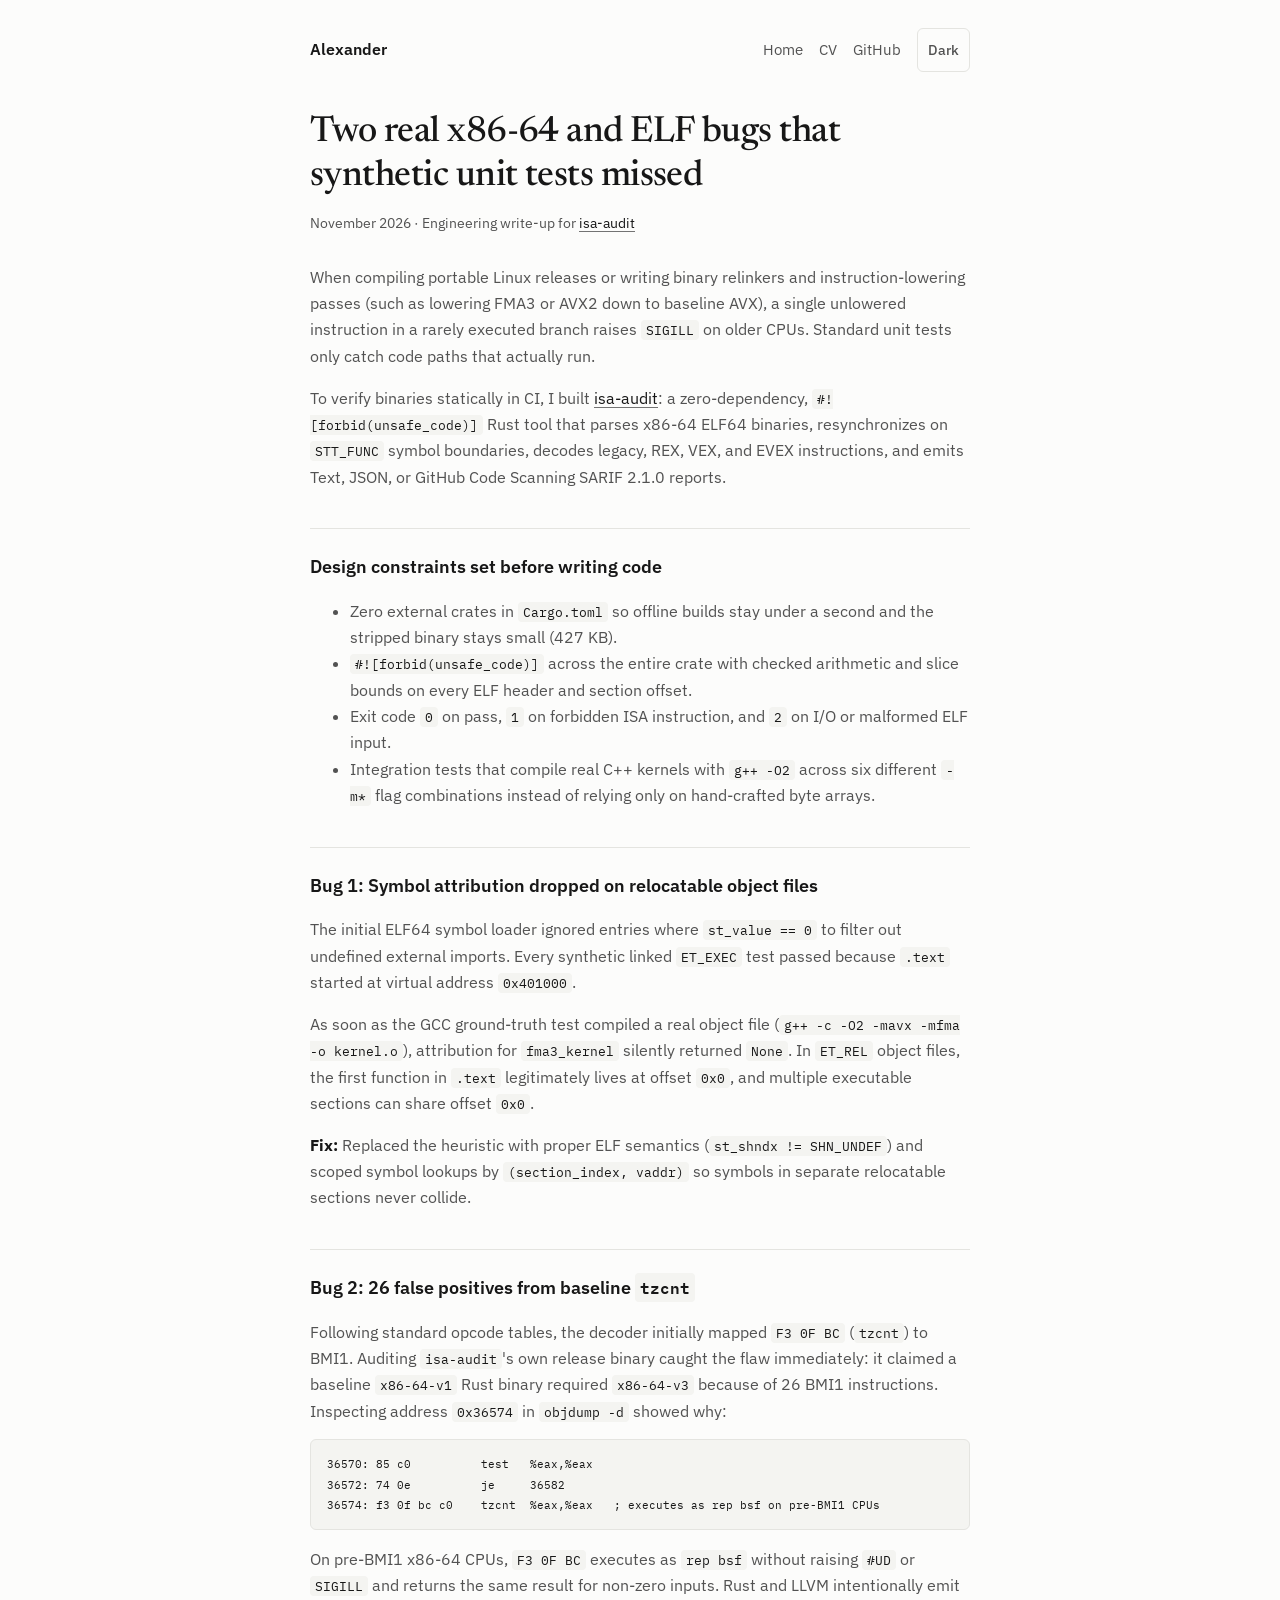
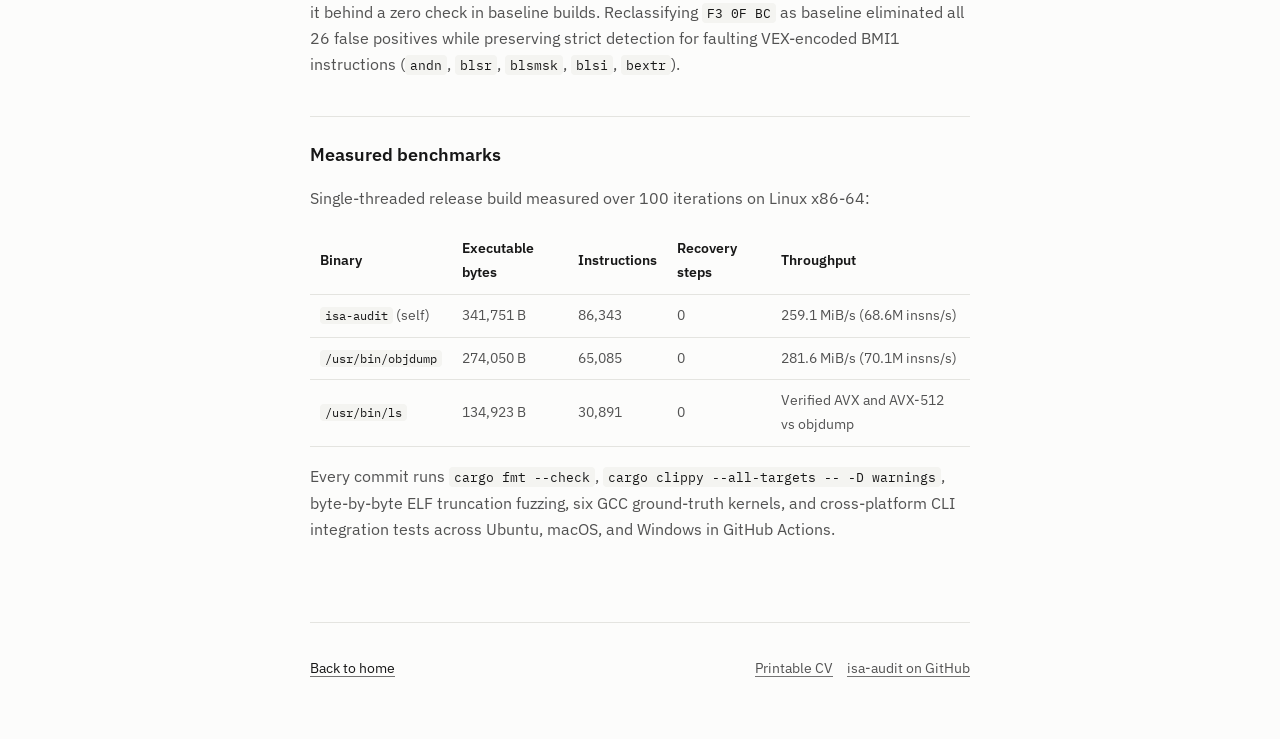
<file: case-studies/isa-audit.html>
<!DOCTYPE html>
<html lang="en" data-theme="light">
<head>
  <meta charset="utf-8">
  <meta name="viewport" content="width=device-width, initial-scale=1">
  <title>isa-audit write-up, Alexander (alexander-src)</title>
  <meta name="description" content="Architecture, live GCC ground-truth testing, and two real x86-64 and ELF bugs caught while building isa-audit in safe Rust.">
  <link rel="icon" type="image/svg+xml" href="../assets/favicon.svg">
  <link rel="preconnect" href="https://fonts.googleapis.com">
  <link rel="preconnect" href="https://fonts.gstatic.com" crossorigin>
  <link rel="stylesheet" href="https://fonts.googleapis.com/css2?family=IBM+Plex+Mono:wght@400;500&family=IBM+Plex+Sans:wght@400;500;600&family=Newsreader:wght@500;600&display=swap">
  <link rel="stylesheet" href="../assets/styles.css?v=3">
  <script src="../assets/profile.js?v=3" defer></script>
  <script src="../assets/main.js?v=3" defer></script>
</head>
<body>
  <a class="skip-link" href="#main">Skip to content</a>

  <div class="page">
    <header class="site-header">
      <div class="header-row">
        <a class="site-name" href="../index.html" data-profile-name>Alexander</a>
        <nav class="site-nav" aria-label="Primary">
          <a href="../index.html">Home</a>
          <a href="../cv.html">CV</a>
          <a href="https://github.com/alexander-src/isa-audit" target="_blank" rel="noopener noreferrer">GitHub</a>
          <button id="theme-toggle" class="theme-btn" type="button" aria-pressed="false">Dark</button>
        </nav>
      </div>
    </header>

    <main id="main" class="article">
      <h1>Two real x86-64 and ELF bugs that synthetic unit tests missed</h1>
      <p class="article-meta">
        November 2026 &middot; Engineering write-up for <a href="https://github.com/alexander-src/isa-audit" target="_blank" rel="noopener noreferrer">isa-audit</a>
      </p>

      <p>
        When compiling portable Linux releases or writing binary relinkers and instruction-lowering passes (such as lowering FMA3 or AVX2 down to baseline AVX), a single unlowered instruction in a rarely executed branch raises <code>SIGILL</code> on older CPUs. Standard unit tests only catch code paths that actually run.
      </p>
      <p>
        To verify binaries statically in CI, I built <a href="https://github.com/alexander-src/isa-audit" target="_blank" rel="noopener noreferrer">isa-audit</a>: a zero-dependency, <code>#![forbid(unsafe_code)]</code> Rust tool that parses x86-64 ELF64 binaries, resynchronizes on <code>STT_FUNC</code> symbol boundaries, decodes legacy, REX, VEX, and EVEX instructions, and emits Text, JSON, or GitHub Code Scanning SARIF 2.1.0 reports.
      </p>

      <h2>Design constraints set before writing code</h2>
      <ul>
        <li>Zero external crates in <code>Cargo.toml</code> so offline builds stay under a second and the stripped binary stays small (427 KB).</li>
        <li><code>#![forbid(unsafe_code)]</code> across the entire crate with checked arithmetic and slice bounds on every ELF header and section offset.</li>
        <li>Exit code <code>0</code> on pass, <code>1</code> on forbidden ISA instruction, and <code>2</code> on I/O or malformed ELF input.</li>
        <li>Integration tests that compile real C++ kernels with <code>g++ -O2</code> across six different <code>-m*</code> flag combinations instead of relying only on hand-crafted byte arrays.</li>
      </ul>

      <h2>Bug 1: Symbol attribution dropped on relocatable object files</h2>
      <p>
        The initial ELF64 symbol loader ignored entries where <code>st_value == 0</code> to filter out undefined external imports. Every synthetic linked <code>ET_EXEC</code> test passed because <code>.text</code> started at virtual address <code>0x401000</code>.
      </p>
      <p>
        As soon as the GCC ground-truth test compiled a real object file (<code>g++ -c -O2 -mavx -mfma -o kernel.o</code>), attribution for <code>fma3_kernel</code> silently returned <code>None</code>. In <code>ET_REL</code> object files, the first function in <code>.text</code> legitimately lives at offset <code>0x0</code>, and multiple executable sections can share offset <code>0x0</code>.
      </p>
      <p>
        <strong>Fix:</strong> Replaced the heuristic with proper ELF semantics (<code>st_shndx != SHN_UNDEF</code>) and scoped symbol lookups by <code>(section_index, vaddr)</code> so symbols in separate relocatable sections never collide.
      </p>

      <h2>Bug 2: 26 false positives from baseline <code>tzcnt</code></h2>
      <p>
        Following standard opcode tables, the decoder initially mapped <code>F3 0F BC</code> (<code>tzcnt</code>) to BMI1. Auditing <code>isa-audit</code>'s own release binary caught the flaw immediately: it claimed a baseline <code>x86-64-v1</code> Rust binary required <code>x86-64-v3</code> because of 26 BMI1 instructions. Inspecting address <code>0x36574</code> in <code>objdump -d</code> showed why:
      </p>
      <pre><code>36570: 85 c0          test   %eax,%eax
36572: 74 0e          je     36582
36574: f3 0f bc c0    tzcnt  %eax,%eax   ; executes as rep bsf on pre-BMI1 CPUs</code></pre>
      <p>
        On pre-BMI1 x86-64 CPUs, <code>F3 0F BC</code> executes as <code>rep bsf</code> without raising <code>#UD</code> or <code>SIGILL</code> and returns the same result for non-zero inputs. Rust and LLVM intentionally emit it behind a zero check in baseline builds. Reclassifying <code>F3 0F BC</code> as baseline eliminated all 26 false positives while preserving strict detection for faulting VEX-encoded BMI1 instructions (<code>andn</code>, <code>blsr</code>, <code>blsmsk</code>, <code>blsi</code>, <code>bextr</code>).
      </p>

      <h2>Measured benchmarks</h2>
      <p>
        Single-threaded release build measured over 100 iterations on Linux x86-64:
      </p>
      <div class="table-scroll">
        <table class="data-table">
          <thead>
            <tr>
              <th>Binary</th>
              <th>Executable bytes</th>
              <th>Instructions</th>
              <th>Recovery steps</th>
              <th>Throughput</th>
            </tr>
          </thead>
          <tbody>
            <tr>
              <td><code>isa-audit</code> (self)</td>
              <td>341,751 B</td>
              <td>86,343</td>
              <td>0</td>
              <td>259.1 MiB/s (68.6M insns/s)</td>
            </tr>
            <tr>
              <td><code>/usr/bin/objdump</code></td>
              <td>274,050 B</td>
              <td>65,085</td>
              <td>0</td>
              <td>281.6 MiB/s (70.1M insns/s)</td>
            </tr>
            <tr>
              <td><code>/usr/bin/ls</code></td>
              <td>134,923 B</td>
              <td>30,891</td>
              <td>0</td>
              <td>Verified AVX and AVX-512 vs objdump</td>
            </tr>
          </tbody>
        </table>
      </div>

      <p>
        Every commit runs <code>cargo fmt --check</code>, <code>cargo clippy --all-targets -- -D warnings</code>, byte-by-byte ELF truncation fuzzing, six GCC ground-truth kernels, and cross-platform CLI integration tests across Ubuntu, macOS, and Windows in GitHub Actions.
      </p>
    </main>

    <footer class="site-footer">
      <div class="footer-row">
        <a href="../index.html">Back to home</a>
        <div class="footer-actions">
          <a href="../cv.html">Printable CV</a>
          <a href="https://github.com/alexander-src/isa-audit" target="_blank" rel="noopener noreferrer">isa-audit on GitHub</a>
        </div>
      </div>
    </footer>
  </div>
</body>
</html>
</file>
<file: assets/styles.css>
/* ==========================================================================
   alexander-src.github.io: Focused Editorial Engineering Portfolio
   Dials: ENERGY 1 / RHYTHM 2 / MOTION 1
   All color pairings verified for WCAG AA (>= 4.6:1 text, >= 3.0:1 borders).
   ========================================================================== */

:root {
  --bg: #fcfcfb;
  --surface: #f4f4f1;
  --surface-hover: #eaeae5;
  --ink: #171717;
  --ink-2: #525252;
  --ink-muted: #5c5c5c;
  --border: #e4e4e0;
  --control-border: #737373;
  --link: #1d4ed8;
  --ok-fg: #166534;
  --ok-bg: #f0fdf4;
  --block-fg: #991b1b;
  --block-bg: #fef2f2;

  --font-serif: "Newsreader", Georgia, "Times New Roman", serif;
  --font-sans: "IBM Plex Sans", -apple-system, BlinkMacSystemFont, "Segoe UI", Roboto, sans-serif;
  --font-mono: "IBM Plex Mono", ui-monospace, SFMono-Regular, Menlo, Consolas, monospace;

  --radius: 6px;
  --col-w: 660px;
}

[data-theme="dark"] {
  --bg: #111111;
  --surface: #1a1a1a;
  --surface-hover: #242424;
  --ink: #ededed;
  --ink-2: #a3a3a3;
  --ink-muted: #a3a3a3;
  --border: #2a2a2a;
  --control-border: #787878;
  --link: #93c5fd;
  --ok-fg: #86efac;
  --ok-bg: #0f2417;
  --block-fg: #fca5a5;
  --block-bg: #2a1215;
}

*,
*::before,
*::after {
  box-sizing: border-box;
}

html {
  -webkit-font-smoothing: antialiased;
  text-rendering: optimizeLegibility;
}

body {
  margin: 0;
  background-color: var(--bg);
  color: var(--ink);
  font-family: var(--font-sans);
  font-size: 15.5px;
  line-height: 1.7;
  overflow-x: clip;
}

[hidden] {
  display: none !important;
}

a[href],
button:not(:disabled),
summary,
label[for] {
  cursor: pointer;
}

button:disabled {
  cursor: not-allowed;
  opacity: 0.55;
}

a {
  color: var(--ink);
  text-decoration: underline;
  text-decoration-color: var(--control-border);
  text-underline-offset: 3px;
  transition: color 120ms ease, text-decoration-color 120ms ease;
}

a:hover {
  color: var(--link);
  text-decoration-color: var(--link);
}

a:focus-visible,
button:focus-visible,
input:focus-visible {
  outline: 2px solid var(--link);
  outline-offset: 2px;
  border-radius: 3px;
}

.skip-link {
  position: absolute;
  left: -9999px;
  top: 0;
  padding: 10px 14px;
  background: var(--ink);
  color: var(--bg);
  text-decoration: none;
  font-weight: 500;
  z-index: 50;
}

.skip-link:focus {
  left: 16px;
  top: 16px;
}

.page {
  width: 100%;
  max-width: calc(var(--col-w) + 48px);
  margin: 0 auto;
  padding: 0 24px;
}

/* ==========================================================================
   Header (Simple, Single-Row, Effortless Navigation on Every Screen Size)
   ========================================================================== */
.site-header {
  padding: 28px 0 12px;
}

.header-row {
  display: flex;
  flex-wrap: wrap;
  justify-content: space-between;
  align-items: center;
  gap: 8px 16px;
}

.site-name {
  display: inline-flex;
  align-items: center;
  min-height: 44px;
  font-weight: 600;
  font-size: 1rem;
  color: var(--ink);
  text-decoration: none;
}

.site-name:hover {
  color: var(--link);
}

.site-nav {
  display: flex;
  flex-wrap: wrap;
  align-items: center;
  gap: 4px 16px;
  font-size: 0.92rem;
}

.site-nav a {
  display: inline-flex;
  align-items: center;
  min-height: 44px;
  color: var(--ink-2);
  text-decoration: none;
}

.site-nav a:hover {
  color: var(--ink);
  text-decoration: underline;
  text-underline-offset: 3px;
}

.theme-btn {
  min-height: 44px;
  padding: 0 10px;
  border: 1px solid var(--border);
  border-radius: var(--radius);
  background: transparent;
  color: var(--ink-2);
  font-family: var(--font-sans);
  font-size: 0.86rem;
  font-weight: 500;
  transition: border-color 120ms ease, color 120ms ease, background-color 120ms ease;
}

.theme-btn:hover {
  border-color: var(--control-border);
  color: var(--ink);
  background-color: var(--surface);
}

.theme-btn:active {
  background-color: var(--surface-hover);
}

/* ==========================================================================
   Intro & Main Reading Flow
   ========================================================================== */
main {
  padding: 28px 0 64px;
}

.intro {
  padding-bottom: 36px;
  border-bottom: 1px solid var(--border);
}

.intro h1 {
  margin: 0 0 14px;
  font-family: var(--font-serif);
  font-size: clamp(1.85rem, 4.2vw, 2.35rem);
  font-weight: 500;
  line-height: 1.2;
  letter-spacing: -0.015em;
  color: var(--ink);
}

.intro p {
  margin: 0 0 14px;
  color: var(--ink-2);
}

.intro p:last-child {
  margin-bottom: 0;
}

.section {
  padding: 36px 0;
  border-bottom: 1px solid var(--border);
}

.section:last-child {
  border-bottom: none;
  padding-bottom: 0;
}

.section h2 {
  margin: 0 0 18px;
  font-size: 0.92rem;
  font-weight: 600;
  color: var(--ink-muted);
}

/* Project Entries */
.project-head {
  display: flex;
  flex-wrap: wrap;
  justify-content: space-between;
  align-items: baseline;
  gap: 6px 16px;
  margin-bottom: 8px;
}

.project-head h3 {
  margin: 0;
  font-size: 1.12rem;
  font-weight: 600;
  color: var(--ink);
}

.project-meta {
  font-size: 0.86rem;
  color: var(--ink-muted);
}

.project-links {
  display: flex;
  flex-wrap: wrap;
  gap: 8px 18px;
  margin: 12px 0 22px;
  font-size: 0.92rem;
  font-weight: 500;
}

.project-links a {
  display: inline-flex;
  align-items: center;
  min-height: 44px;
}

.body-p {
  margin: 0 0 12px;
  color: var(--ink-2);
}

code {
  font-family: var(--font-mono);
  font-size: 0.86em;
  padding: 1px 5px;
  border-radius: 4px;
  background-color: var(--surface);
  color: var(--ink);
}

/* ==========================================================================
   Interactive x86-64 Instruction Decoder (Real Proof of Engineering Skill)
   ========================================================================== */
.decoder-box {
  margin-top: 18px;
  padding: 18px 20px;
  background-color: var(--surface);
  border: 1px solid var(--border);
  border-radius: var(--radius);
}

.decoder-title {
  margin: 0 0 4px;
  font-size: 0.94rem;
  font-weight: 600;
  color: var(--ink);
}

.decoder-sub {
  margin: 0 0 14px;
  font-size: 0.86rem;
  color: var(--ink-2);
}

.preset-row {
  display: flex;
  flex-wrap: wrap;
  gap: 6px;
  margin-bottom: 12px;
}

.preset-btn {
  min-height: 40px;
  padding: 6px 11px;
  border: 1px solid var(--border);
  border-radius: var(--radius);
  background-color: var(--bg);
  color: var(--ink-2);
  font-family: var(--font-mono);
  font-size: 0.8rem;
  transition: border-color 120ms ease, background-color 120ms ease, color 120ms ease;
}

.preset-btn:hover {
  border-color: var(--control-border);
  color: var(--ink);
}

.preset-btn[aria-pressed="true"] {
  background-color: var(--ink);
  border-color: var(--ink);
  color: var(--bg);
}

.input-label {
  display: block;
  margin-bottom: 6px;
  font-size: 0.82rem;
  font-weight: 500;
  color: var(--ink-muted);
}

.hex-field {
  width: 100%;
  min-height: 44px;
  padding: 10px 12px;
  border: 1px solid var(--control-border);
  border-radius: var(--radius);
  background-color: var(--bg);
  color: var(--ink);
  font-family: var(--font-mono);
  font-size: 0.9rem;
}

.decoder-status {
  margin-top: 12px;
  padding: 10px 12px;
  border-radius: var(--radius);
  font-size: 0.86rem;
}

.decoder-status.is-error {
  background-color: var(--block-bg);
  color: var(--block-fg);
}

.decoder-result {
  margin: 14px 0 0;
  display: grid;
  grid-template-columns: 112px minmax(0, 1fr);
  gap: 8px 14px;
  font-size: 0.88rem;
}

.decoder-result dt {
  color: var(--ink-muted);
  font-weight: 500;
}

.decoder-result dd {
  margin: 0;
  color: var(--ink);
  font-family: var(--font-mono);
  font-size: 0.84rem;
  word-break: break-word;
}

.decoder-result dd.policy-ok {
  font-family: var(--font-sans);
  font-size: 0.86rem;
  padding: 4px 8px;
  border-radius: 4px;
  background-color: var(--ok-bg);
  color: var(--ok-fg);
}

.decoder-result dd.policy-block {
  font-family: var(--font-sans);
  font-size: 0.86rem;
  padding: 4px 8px;
  border-radius: 4px;
  background-color: var(--block-bg);
  color: var(--block-fg);
}

/* Simple Lists for Next Work & Writing */
.item-list {
  list-style: none;
  margin: 0;
  padding: 0;
  display: flex;
  flex-direction: column;
  gap: 18px;
}

.item-list h3 {
  margin: 0 0 4px;
  font-size: 1rem;
  font-weight: 600;
  color: var(--ink);
}

.item-list p {
  margin: 0;
  color: var(--ink-2);
  font-size: 0.94rem;
}

.note-row {
  display: flex;
  flex-wrap: wrap;
  justify-content: space-between;
  align-items: baseline;
  gap: 4px 16px;
}

.note-date {
  font-size: 0.84rem;
  color: var(--ink-muted);
}

/* ==========================================================================
   Long-Form Case Study Prose
   ========================================================================== */
.article h1 {
  margin: 0 0 12px;
  font-family: var(--font-serif);
  font-size: clamp(1.75rem, 4vw, 2.25rem);
  font-weight: 500;
  line-height: 1.22;
  letter-spacing: -0.015em;
}

.article-meta {
  margin: 0 0 28px;
  font-size: 0.88rem;
  color: var(--ink-muted);
}

.article h2 {
  margin: 38px 0 12px;
  padding-top: 22px;
  border-top: 1px solid var(--border);
  font-size: 1.15rem;
  font-weight: 600;
  color: var(--ink);
}

.article h3 {
  margin: 22px 0 6px;
  font-size: 1rem;
  font-weight: 600;
  color: var(--ink);
}

.article p,
.article li {
  color: var(--ink-2);
}

.article strong {
  color: var(--ink);
}

.article pre {
  padding: 14px 16px;
  overflow-x: auto;
  background-color: var(--surface);
  border: 1px solid var(--border);
  border-radius: var(--radius);
  font-family: var(--font-mono);
  font-size: 0.82rem;
  line-height: 1.55;
  color: var(--ink);
}

.article pre code {
  padding: 0;
  background: transparent;
}

.table-scroll {
  overflow-x: auto;
  margin: 16px 0;
}

.data-table {
  width: 100%;
  border-collapse: collapse;
  font-size: 0.88rem;
}

.data-table th,
.data-table td {
  padding: 9px 10px;
  border-bottom: 1px solid var(--border);
  text-align: left;
}

.data-table th {
  font-weight: 600;
  color: var(--ink);
}

.data-table td {
  color: var(--ink-2);
}

/* Footer */
.site-footer {
  padding: 24px 0 48px;
  border-top: 1px solid var(--border);
  font-size: 0.88rem;
  color: var(--ink-muted);
}

.footer-row {
  display: flex;
  flex-wrap: wrap;
  justify-content: space-between;
  align-items: center;
  gap: 10px 18px;
}

.footer-actions {
  display: flex;
  flex-wrap: wrap;
  align-items: center;
  gap: 8px 14px;
}

.footer-actions a {
  display: inline-flex;
  align-items: center;
  min-height: 44px;
  color: var(--ink-2);
}

.copy-btn {
  min-height: 44px;
  padding: 0 12px;
  border: 1px solid var(--border);
  border-radius: var(--radius);
  background: transparent;
  color: var(--ink-2);
  font-family: var(--font-sans);
  font-size: 0.84rem;
  font-weight: 500;
}

.copy-btn:hover {
  border-color: var(--control-border);
  color: var(--ink);
  background-color: var(--surface);
}

.live-feedback {
  margin-top: 8px;
  min-height: 1.3em;
  font-size: 0.84rem;
  color: var(--link);
}

@media (max-width: 560px) {
  .page {
    padding: 0 18px;
  }

  .decoder-box {
    padding: 16px;
  }

  .decoder-result {
    grid-template-columns: 1fr;
    gap: 2px;
  }

  .decoder-result dt {
    margin-top: 8px;
  }

  .preset-btn {
    min-height: 44px;
  }
}

@media (prefers-reduced-motion: reduce) {
  *,
  *::before,
  *::after {
    transition-duration: 0.001ms !important;
    animation-duration: 0.001ms !important;
  }
}
</file>
